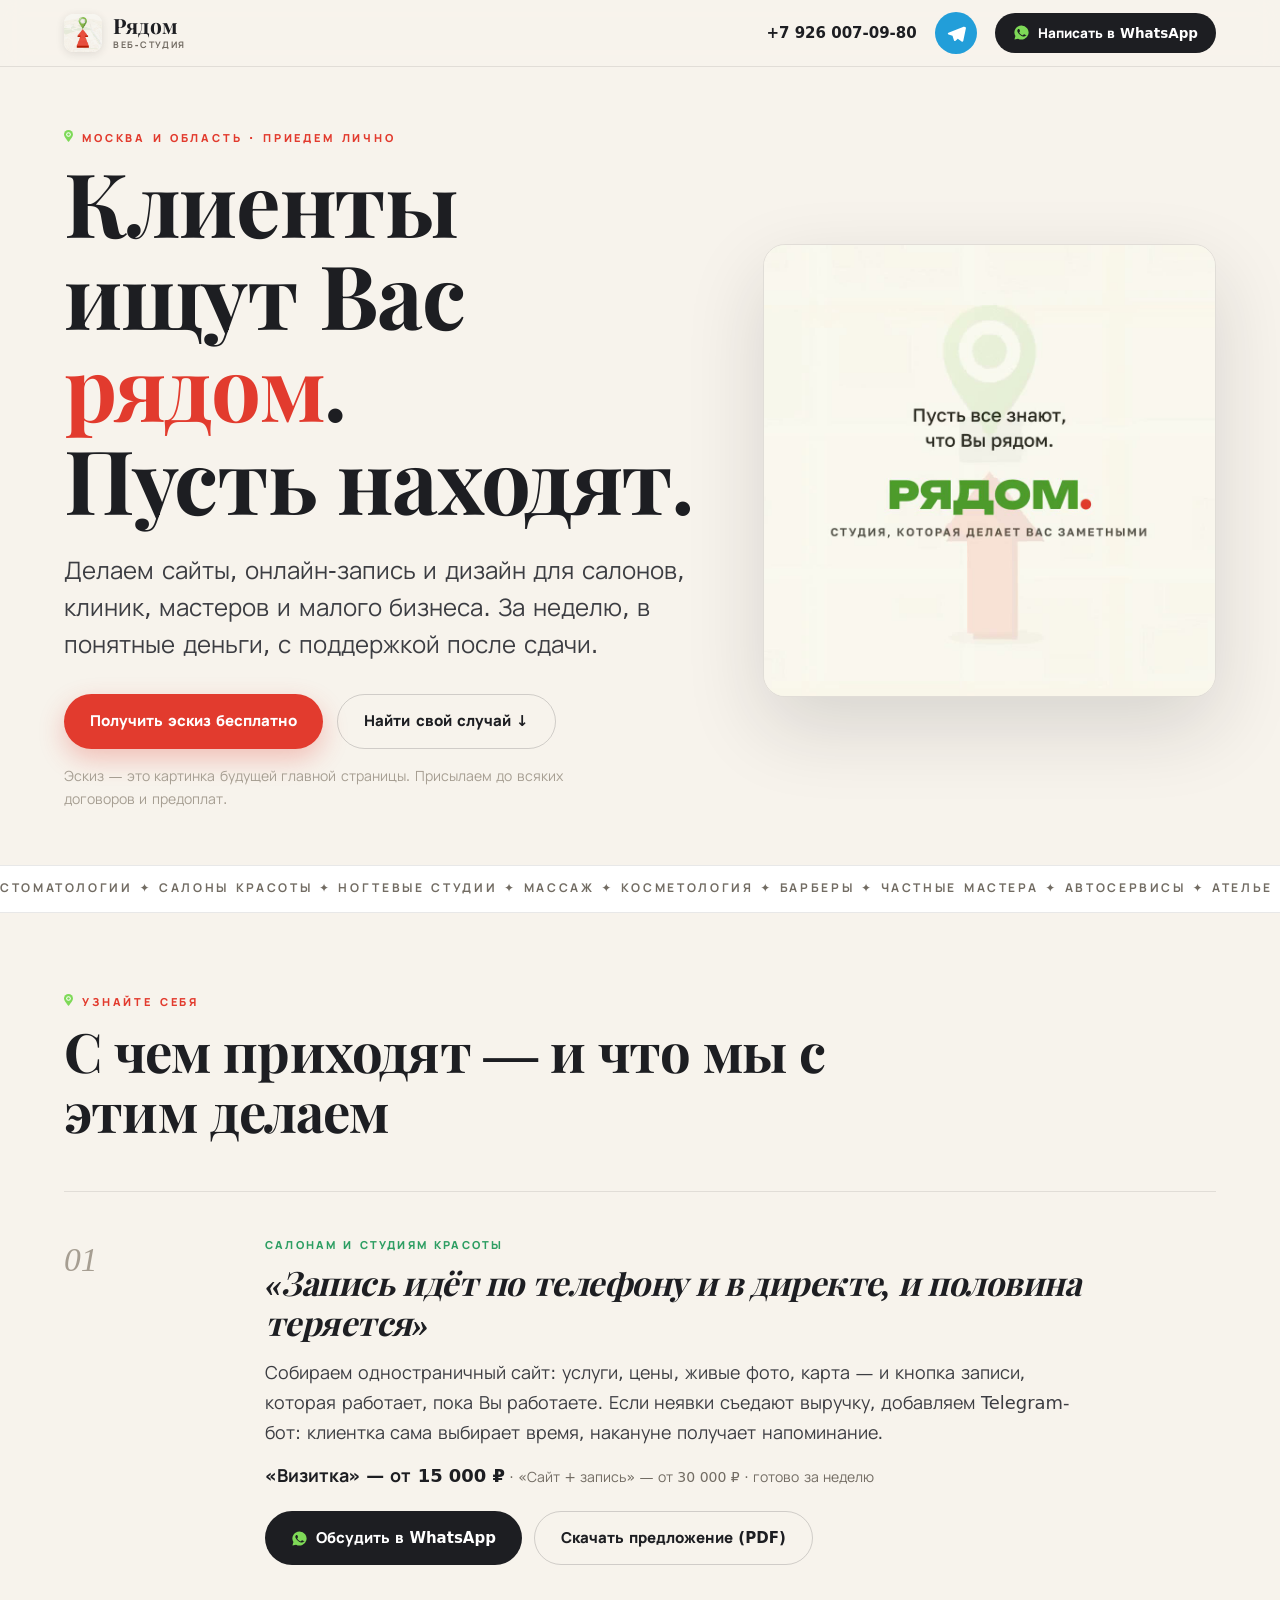
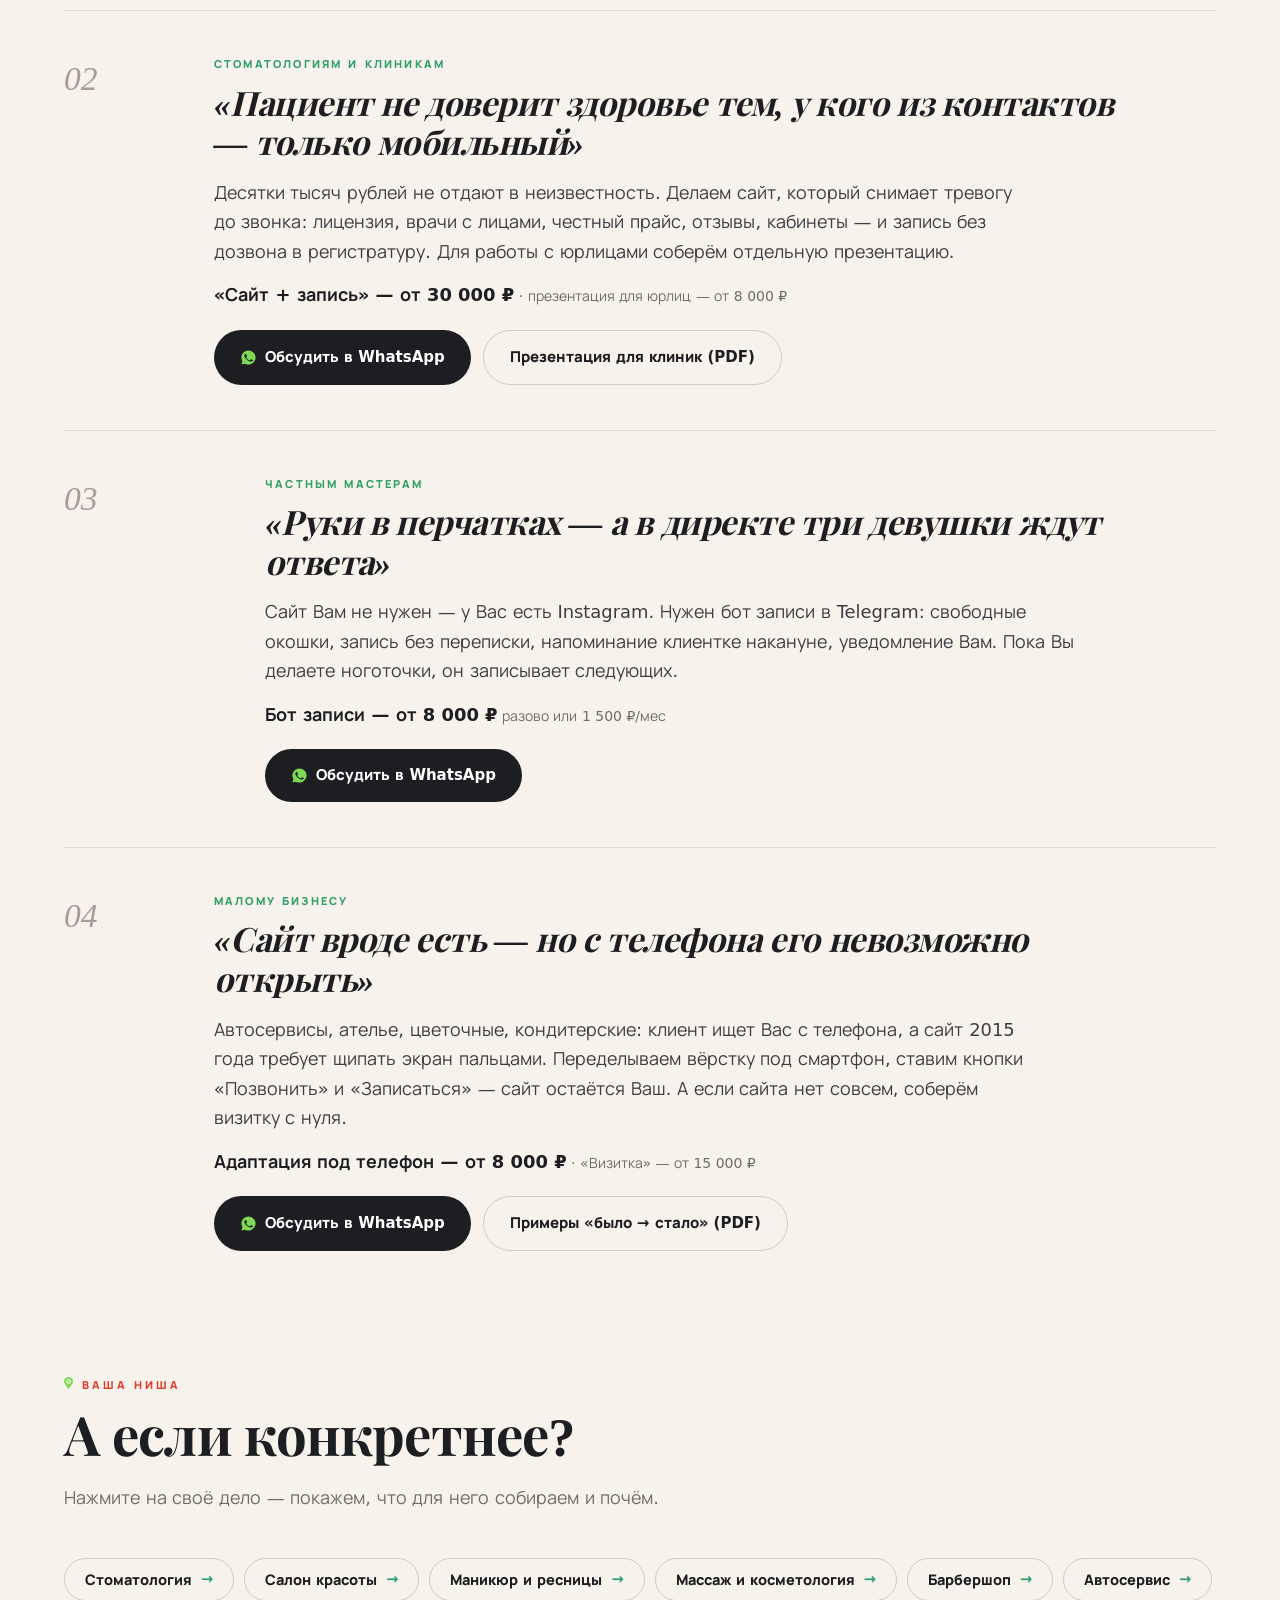
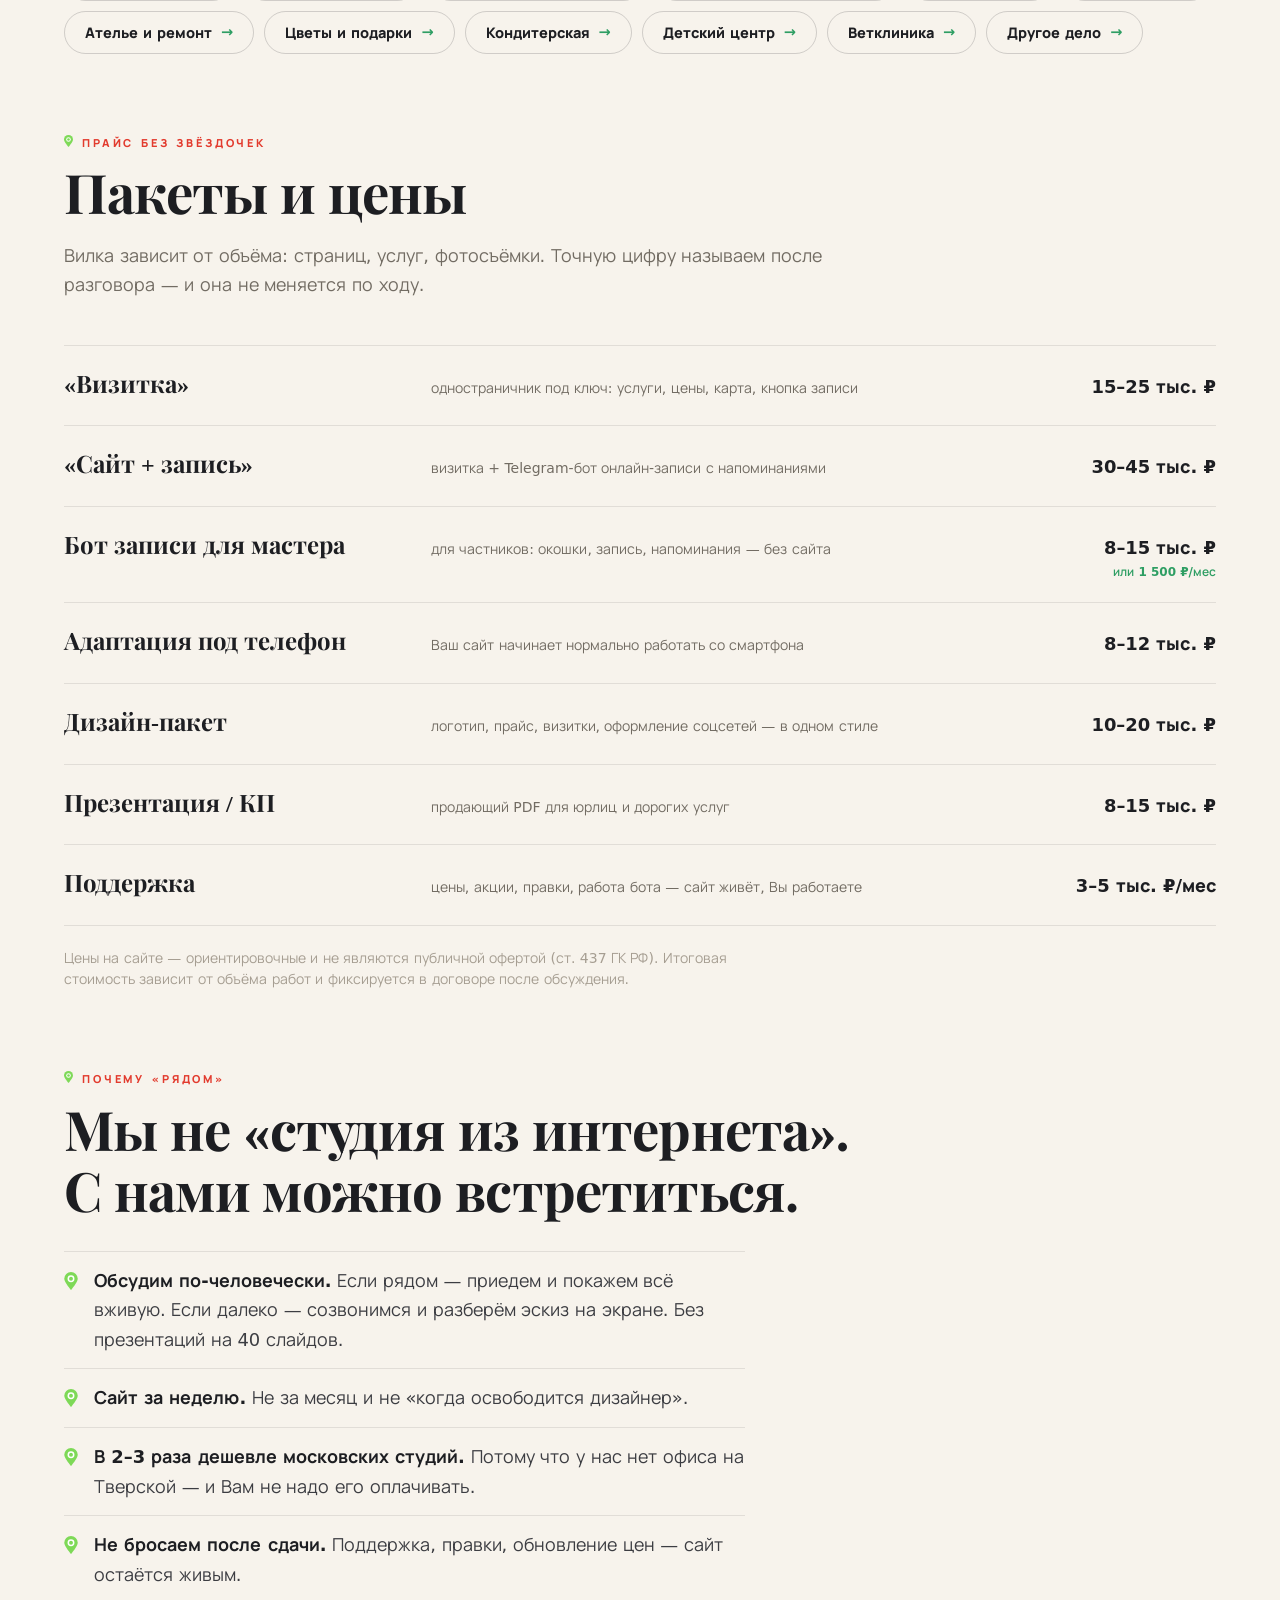
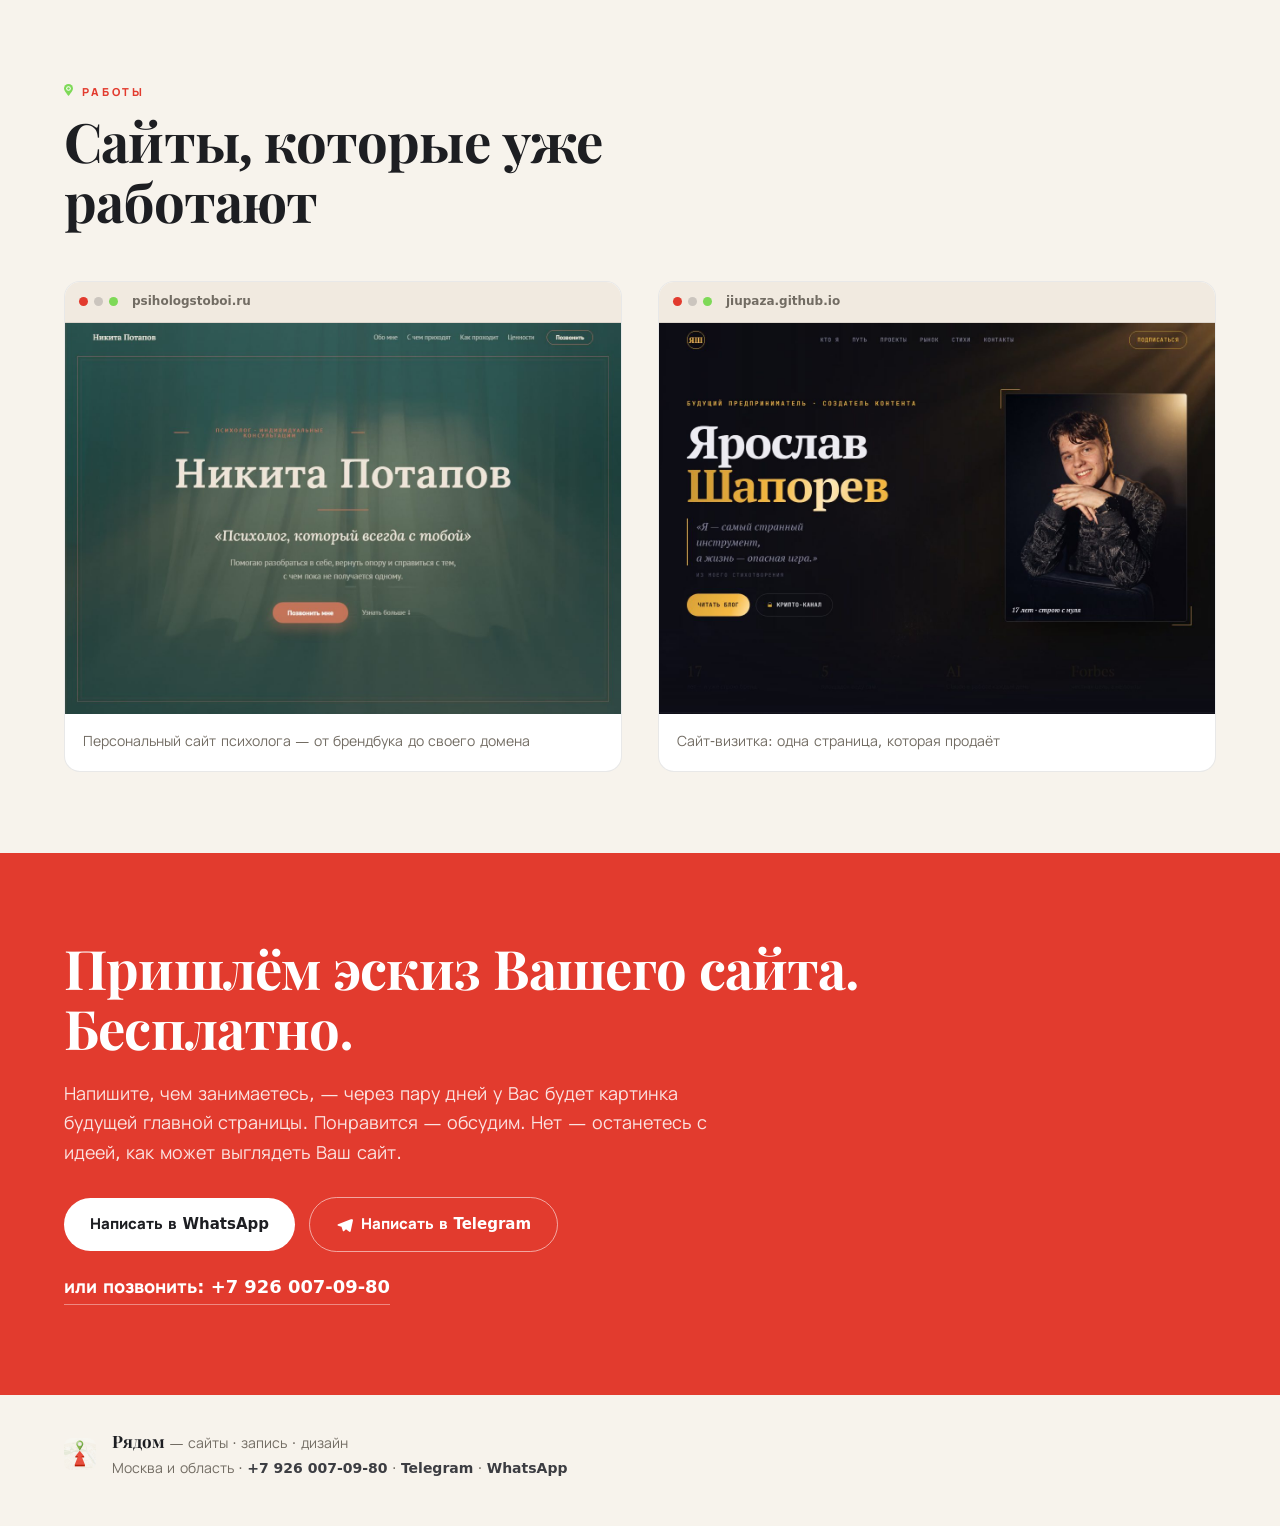
<file: index.html>
<!DOCTYPE html>
<html lang="ru">
<head>
<meta charset="utf-8">
<meta name="viewport" content="width=device-width, initial-scale=1">
<title>Рядом — сайты и онлайн-запись для малого бизнеса</title>
<meta name="description" content="Студия «Рядом»: сайты, онлайн-запись и дизайн для салонов, клиник, мастеров и малого бизнеса. Москва и область. За неделю и в понятные деньги. Пришлём эскиз Вашего сайта бесплатно.">
<meta property="og:title" content="Рядом — сайты и онлайн-запись для малого бизнеса">
<meta property="og:description" content="Офферы под Вашу нишу: салоны, клиники, мастера, малый бизнес. Пришлём эскиз Вашего сайта бесплатно.">
<meta property="og:type" content="website">
<meta property="og:url" content="https://jiupaza.github.io/ryadomstudio/">
<meta property="og:image" content="https://jiupaza.github.io/ryadomstudio/assets/img/avatar.png">
<meta property="og:image:width" content="512">
<meta property="og:image:height" content="512">
<meta name="twitter:card" content="summary_large_image">
<link rel="stylesheet" href="assets/fonts.css">
<link rel="stylesheet" href="assets/style.css">
<link rel="icon" type="image/png" href="assets/img/avatar-180.png">
</head>
<body>

<header class="nav" id="top">
  <a class="brand" href="#top">
    <img src="assets/img/avatar.png" alt="Знак студии «Рядом»">
    <span class="brand-t">Рядом<em>веб-студия</em></span>
  </a>
  <div class="nav-r">
    <a class="nav-tel" href="tel:+79260070980">+7 926 007‑09‑80</a>
    <a class="ic-btn ic-tg" href="https://t.me/G1DROKSIMET1L" target="_blank" rel="noopener" aria-label="Написать в Telegram"></a>
    <a class="btn btn-wa sm" data-wa="Здравствуйте! Пишу с сайта «Рядом». Хочу обсудить сайт для своего дела." href="https://wa.me/79260070980">Написать в WhatsApp</a>
  </div>
</header>

<main>

<!-- ГЕРОЙ -->
<section class="hero">
  <div class="hero-txt">
    <p class="eyebrow">Москва и область · приедем лично</p>
    <h1>Клиенты ищут Вас <span class="accent">рядом</span>.<br>Пусть находят.</h1>
    <p class="lead">Делаем сайты, онлайн-запись и дизайн для салонов, клиник, мастеров и малого бизнеса. За неделю, в понятные деньги, с поддержкой после сдачи.</p>
    <div class="hero-cta">
      <a class="btn btn-red" data-wa="Здравствуйте! Хочу бесплатный эскиз сайта для своего дела." href="https://wa.me/79260070980">Получить эскиз бесплатно</a>
      <a class="btn btn-ghost" href="#offers">Найти свой случай ↓</a>
    </div>
    <p class="hero-note">Эскиз — это картинка будущей главной страницы. Присылаем до всяких договоров и предоплат.</p>
  </div>
  <figure class="hero-media" aria-hidden="true">
    <video src="assets/img/hero-arrow.mp4" poster="assets/img/hero-poster.jpg" autoplay muted loop playsinline></video>
  </figure>
</section>

<!-- ЛЕНТА НИШ -->
<div class="ticker" aria-hidden="true">
  <div class="ticker-in">
    <span>стоматологии ✦ салоны красоты ✦ ногтевые студии ✦ массаж ✦ косметология ✦ барберы ✦ частные мастера ✦ автосервисы ✦ ателье ✦ цветочные ✦ кондитерские ✦ детские центры ✦ ветклиники ✦ фитнес ✦ </span><span>стоматологии ✦ салоны красоты ✦ ногтевые студии ✦ массаж ✦ косметология ✦ барберы ✦ частные мастера ✦ автосервисы ✦ ателье ✦ цветочные ✦ кондитерские ✦ детские центры ✦ ветклиники ✦ фитнес ✦ </span>
  </div>
</div>

<!-- ОФЕРЫ ПО БОЛЯМ -->
<section class="offers" id="offers">
  <div class="sec-head">
    <p class="eyebrow">Узнайте себя</p>
    <h2>С чем приходят — и что мы с этим делаем</h2>
  </div>

  <article class="offer" data-reveal>
    <div class="offer-n">01</div>
    <div class="offer-body">
      <p class="offer-tag">Салонам и студиям красоты</p>
      <h3>«Запись идёт по телефону и в директе, и половина теряется»</h3>
      <p>Собираем одностраничный сайт: услуги, цены, живые фото, карта — и кнопка записи, которая работает, пока Вы работаете. Если неявки съедают выручку, добавляем Telegram-бот: клиентка сама выбирает время, накануне получает напоминание.</p>
      <p class="offer-price"><b>«Визитка» — от 15 000 ₽</b> · «Сайт + запись» — от 30 000 ₽ · готово за неделю</p>
      <div class="offer-cta">
        <a class="btn btn-wa" data-wa="Здравствуйте! У меня салон/студия. Интересует сайт с записью." href="https://wa.me/79260070980">Обсудить в WhatsApp</a>
        <a class="btn btn-ghost" href="assets/pdf/kp-ryadom.pdf" download>Скачать предложение (PDF)</a>
      </div>
    </div>
  </article>

  <article class="offer" data-reveal>
    <div class="offer-n">02</div>
    <div class="offer-body">
      <p class="offer-tag">Стоматологиям и клиникам</p>
      <h3>«Пациент не доверит здоровье тем, у кого из контактов — только мобильный»</h3>
      <p>Десятки тысяч рублей не отдают в неизвестность. Делаем сайт, который снимает тревогу до звонка: лицензия, врачи с лицами, честный прайс, отзывы, кабинеты — и запись без дозвона в регистратуру. Для работы с юрлицами соберём отдельную презентацию.</p>
      <p class="offer-price"><b>«Сайт + запись» — от 30 000 ₽</b> · презентация для юрлиц — от 8 000 ₽</p>
      <div class="offer-cta">
        <a class="btn btn-wa" data-wa="Здравствуйте! Пишу из клиники. Интересует сайт." href="https://wa.me/79260070980">Обсудить в WhatsApp</a>
        <a class="btn btn-ghost" href="assets/pdf/kp-medicina.pdf" download>Презентация для клиник (PDF)</a>
      </div>
    </div>
  </article>

  <article class="offer" data-reveal>
    <div class="offer-n">03</div>
    <div class="offer-body">
      <p class="offer-tag">Частным мастерам</p>
      <h3>«Руки в перчатках — а в директе три девушки ждут ответа»</h3>
      <p>Сайт Вам не нужен — у Вас есть Instagram. Нужен бот записи в Telegram: свободные окошки, запись без переписки, напоминание клиентке накануне, уведомление Вам. Пока Вы делаете ноготочки, он записывает следующих.</p>
      <p class="offer-price"><b>Бот записи — от 8 000 ₽</b> разово или 1 500 ₽/мес</p>
      <div class="offer-cta">
        <a class="btn btn-wa" data-wa="Здравствуйте! Я частный мастер. Интересует бот записи." href="https://wa.me/79260070980">Обсудить в WhatsApp</a>
      </div>
    </div>
  </article>

  <article class="offer" data-reveal>
    <div class="offer-n">04</div>
    <div class="offer-body">
      <p class="offer-tag">Малому бизнесу</p>
      <h3>«Сайт вроде есть — но с телефона его невозможно открыть»</h3>
      <p>Автосервисы, ателье, цветочные, кондитерские: клиент ищет Вас с телефона, а сайт 2015 года требует щипать экран пальцами. Переделываем вёрстку под смартфон, ставим кнопки «Позвонить» и «Записаться» — сайт остаётся Ваш. А если сайта нет совсем, соберём визитку с нуля.</p>
      <p class="offer-price"><b>Адаптация под телефон — от 8 000 ₽</b> · «Визитка» — от 15 000 ₽</p>
      <div class="offer-cta">
        <a class="btn btn-wa" data-wa="Здравствуйте! У меня своё дело. Хочу привести сайт в порядок." href="https://wa.me/79260070980">Обсудить в WhatsApp</a>
        <a class="btn btn-ghost" href="assets/pdf/bylo-stalo.pdf" download>Примеры «было → стало» (PDF)</a>
      </div>
    </div>
  </article>
</section>

<!-- НИШИ: овальчики со стрелочкой -->
<section class="niches" id="niches">
  <div class="sec-head">
    <p class="eyebrow">Ваша ниша</p>
    <h2>А если конкретнее?</h2>
    <p class="sec-sub">Нажмите на своё дело — покажем, что для него собираем и почём.</p>
  </div>
  <div class="chip-row" role="tablist" aria-label="Ниши" id="chip-row"></div>
  <div class="niche-panel" id="niche-panel" hidden></div>
</section>

<!-- ПАКЕТЫ И ЦЕНЫ -->
<section class="prices" id="prices">
  <div class="sec-head">
    <p class="eyebrow">Прайс без звёздочек</p>
    <h2>Пакеты и цены</h2>
    <p class="sec-sub">Вилка зависит от объёма: страниц, услуг, фотосъёмки. Точную цифру называем после разговора — и она не меняется по ходу.</p>
  </div>
  <ul class="price-list">
    <li data-reveal><span class="pl-name">«Визитка»</span><span class="pl-who">одностраничник под ключ: услуги, цены, карта, кнопка записи</span><span class="pl-cost">15–25 тыс. ₽</span></li>
    <li data-reveal><span class="pl-name">«Сайт + запись»</span><span class="pl-who">визитка + Telegram-бот онлайн-записи с напоминаниями</span><span class="pl-cost">30–45 тыс. ₽</span></li>
    <li data-reveal><span class="pl-name">Бот записи для мастера</span><span class="pl-who">для частников: окошки, запись, напоминания — без сайта</span><span class="pl-cost">8–15 тыс. ₽ <em>или 1 500 ₽/мес</em></span></li>
    <li data-reveal><span class="pl-name">Адаптация под телефон</span><span class="pl-who">Ваш сайт начинает нормально работать со смартфона</span><span class="pl-cost">8–12 тыс. ₽</span></li>
    <li data-reveal><span class="pl-name">Дизайн-пакет</span><span class="pl-who">логотип, прайс, визитки, оформление соцсетей — в одном стиле</span><span class="pl-cost">10–20 тыс. ₽</span></li>
    <li data-reveal><span class="pl-name">Презентация / КП</span><span class="pl-who">продающий PDF для юрлиц и дорогих услуг</span><span class="pl-cost">8–15 тыс. ₽</span></li>
    <li data-reveal><span class="pl-name">Поддержка</span><span class="pl-who">цены, акции, правки, работа бота — сайт живёт, Вы работаете</span><span class="pl-cost">3–5 тыс. ₽/мес</span></li>
  </ul>
  <p class="price-note">Цены на сайте — ориентировочные и не являются публичной офертой (ст. 437 ГК РФ). Итоговая стоимость зависит от объёма работ и фиксируется в договоре после обсуждения.</p>
</section>

<!-- ПОЧЕМУ МЫ -->
<section class="why" id="why">
  <div class="why-txt">
    <p class="eyebrow">Почему «Рядом»</p>
    <h2>Мы не «студия из интернета». С нами можно встретиться.</h2>
    <ul class="why-list">
      <li><b>Обсудим по-человечески.</b> Если рядом — приедем и покажем всё вживую. Если далеко — созвонимся и разберём эскиз на экране. Без презентаций на 40 слайдов.</li>
      <li><b>Сайт за неделю.</b> Не за месяц и не «когда освободится дизайнер».</li>
      <li><b>В 2–3 раза дешевле московских студий.</b> Потому что у нас нет офиса на Тверской — и Вам не надо его оплачивать.</li>
      <li><b>Не бросаем после сдачи.</b> Поддержка, правки, обновление цен — сайт остаётся живым.</li>
    </ul>
  </div>
</section>

<!-- РАБОТЫ -->
<section class="works" id="works">
  <div class="sec-head">
    <p class="eyebrow">Работы</p>
    <h2>Сайты, которые уже работают</h2>
  </div>
  <div class="works-row">
    <a class="work" href="https://psihologstoboi.ru" target="_blank" rel="noopener" data-reveal>
      <span class="work-bar"><i></i><i></i><i></i><em>psihologstoboi.ru</em></span>
      <img src="assets/img/pf-psiholog.jpg" alt="Сайт психолога — psihologstoboi.ru" loading="lazy">
      <span class="work-cap">Персональный сайт психолога — от брендбука до своего домена</span>
    </a>
    <a class="work" href="https://jiupaza.github.io" target="_blank" rel="noopener" data-reveal>
      <span class="work-bar"><i></i><i></i><i></i><em>jiupaza.github.io</em></span>
      <img src="assets/img/pf-jiupaza.jpg" alt="Сайт-визитка — jiupaza.github.io" loading="lazy">
      <span class="work-cap">Сайт-визитка: одна страница, которая продаёт</span>
    </a>
  </div>
</section>

<!-- ФИНАЛЬНЫЙ CTA -->
<section class="final" id="contact">
  <h2>Пришлём эскиз Вашего сайта. Бесплатно.</h2>
  <p>Напишите, чем занимаетесь, — через пару дней у Вас будет картинка будущей главной страницы. Понравится — обсудим. Нет — останетесь с идеей, как может выглядеть Ваш сайт.</p>
  <div class="final-cta">
    <a class="btn btn-white" data-wa="Здравствуйте! Хочу бесплатный эскиз сайта. Моё дело: " href="https://wa.me/79260070980">Написать в WhatsApp</a>
    <a class="btn btn-tg" href="https://t.me/G1DROKSIMET1L" target="_blank" rel="noopener">Написать в Telegram</a>
  </div>
  <a class="final-tel" href="tel:+79260070980">или позвонить: +7 926 007‑09‑80</a>
</section>

</main>

<footer class="foot">
  <img src="assets/img/avatar.png" alt="">
  <div>
    <b>Рядом</b> — сайты · запись · дизайн<br>
    Москва и область · <a href="tel:+79260070980">+7 926 007‑09‑80</a> · <a href="https://t.me/G1DROKSIMET1L" target="_blank" rel="noopener">Telegram</a> · <a data-wa="Здравствуйте! Пишу с сайта «Рядом»." href="https://wa.me/79260070980">WhatsApp</a>
  </div>
</footer>

<script src="assets/app.js"></script>
</body>
</html>
</file>
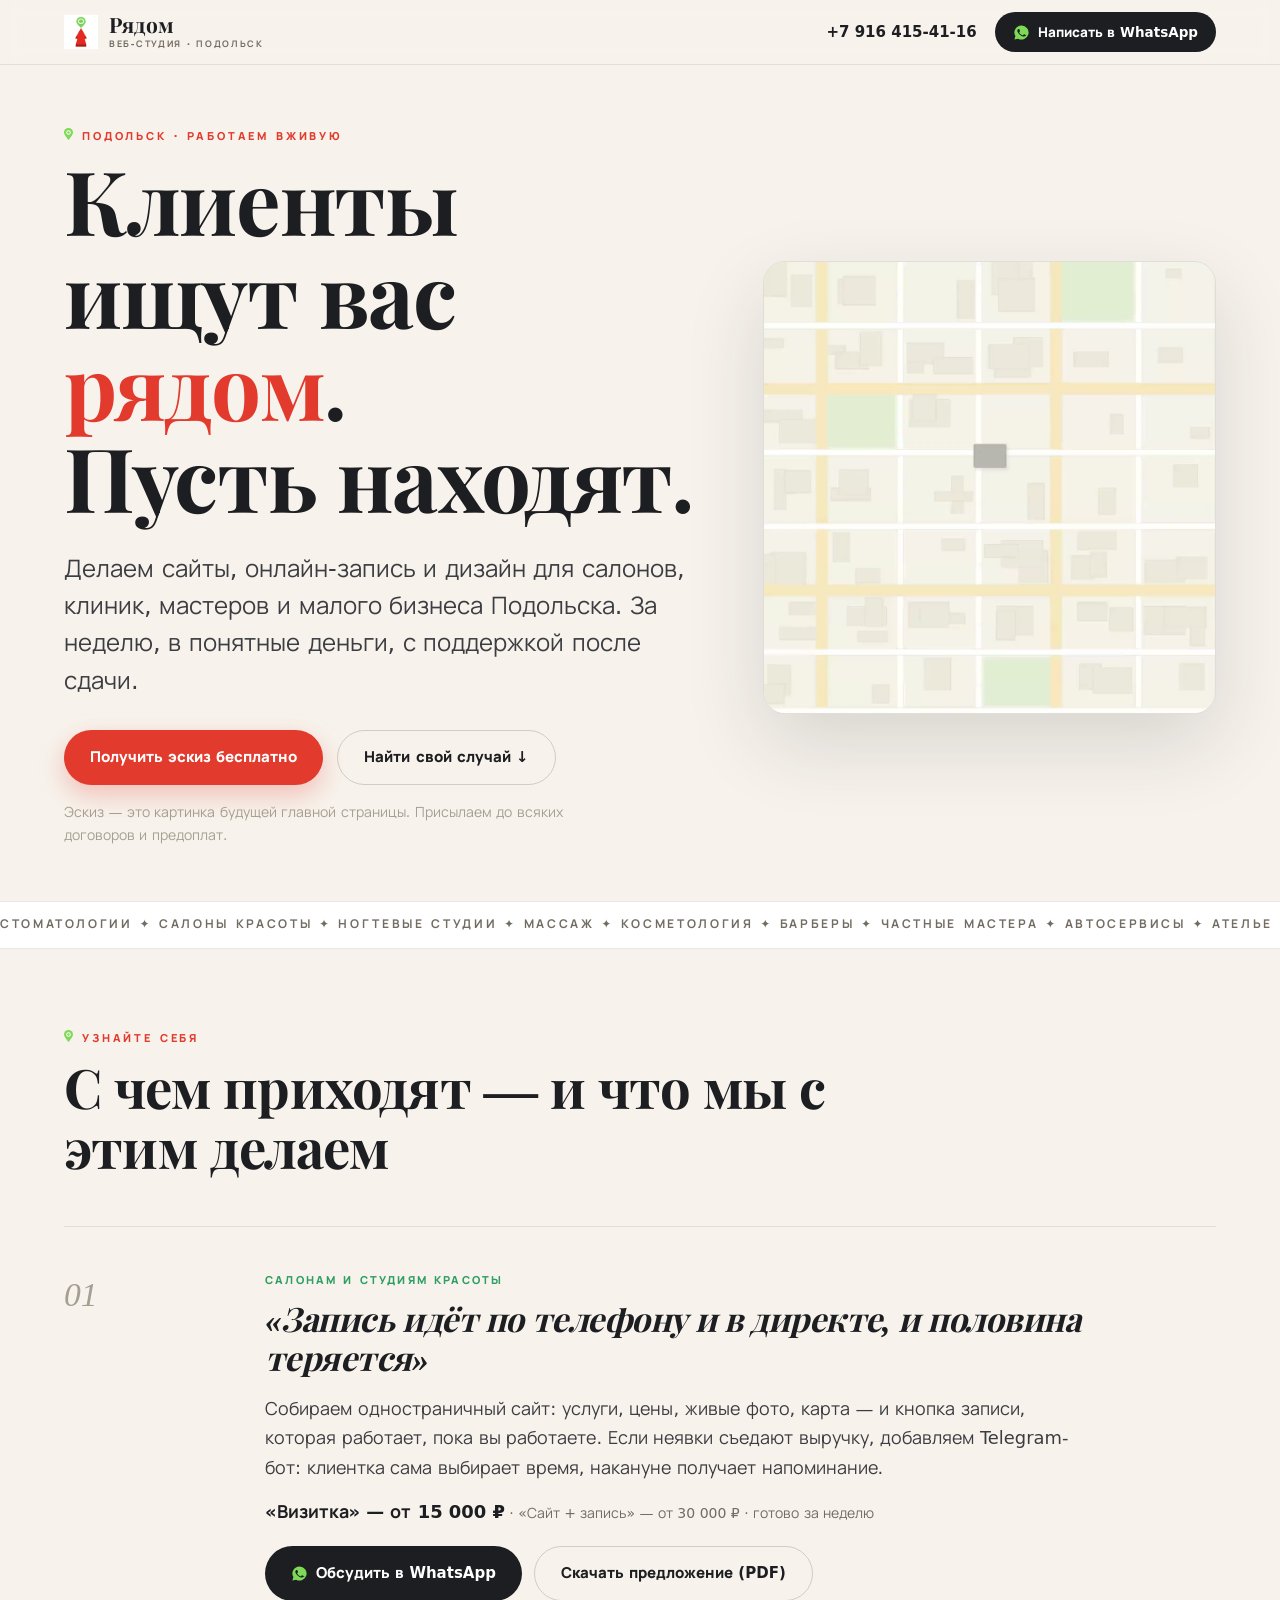
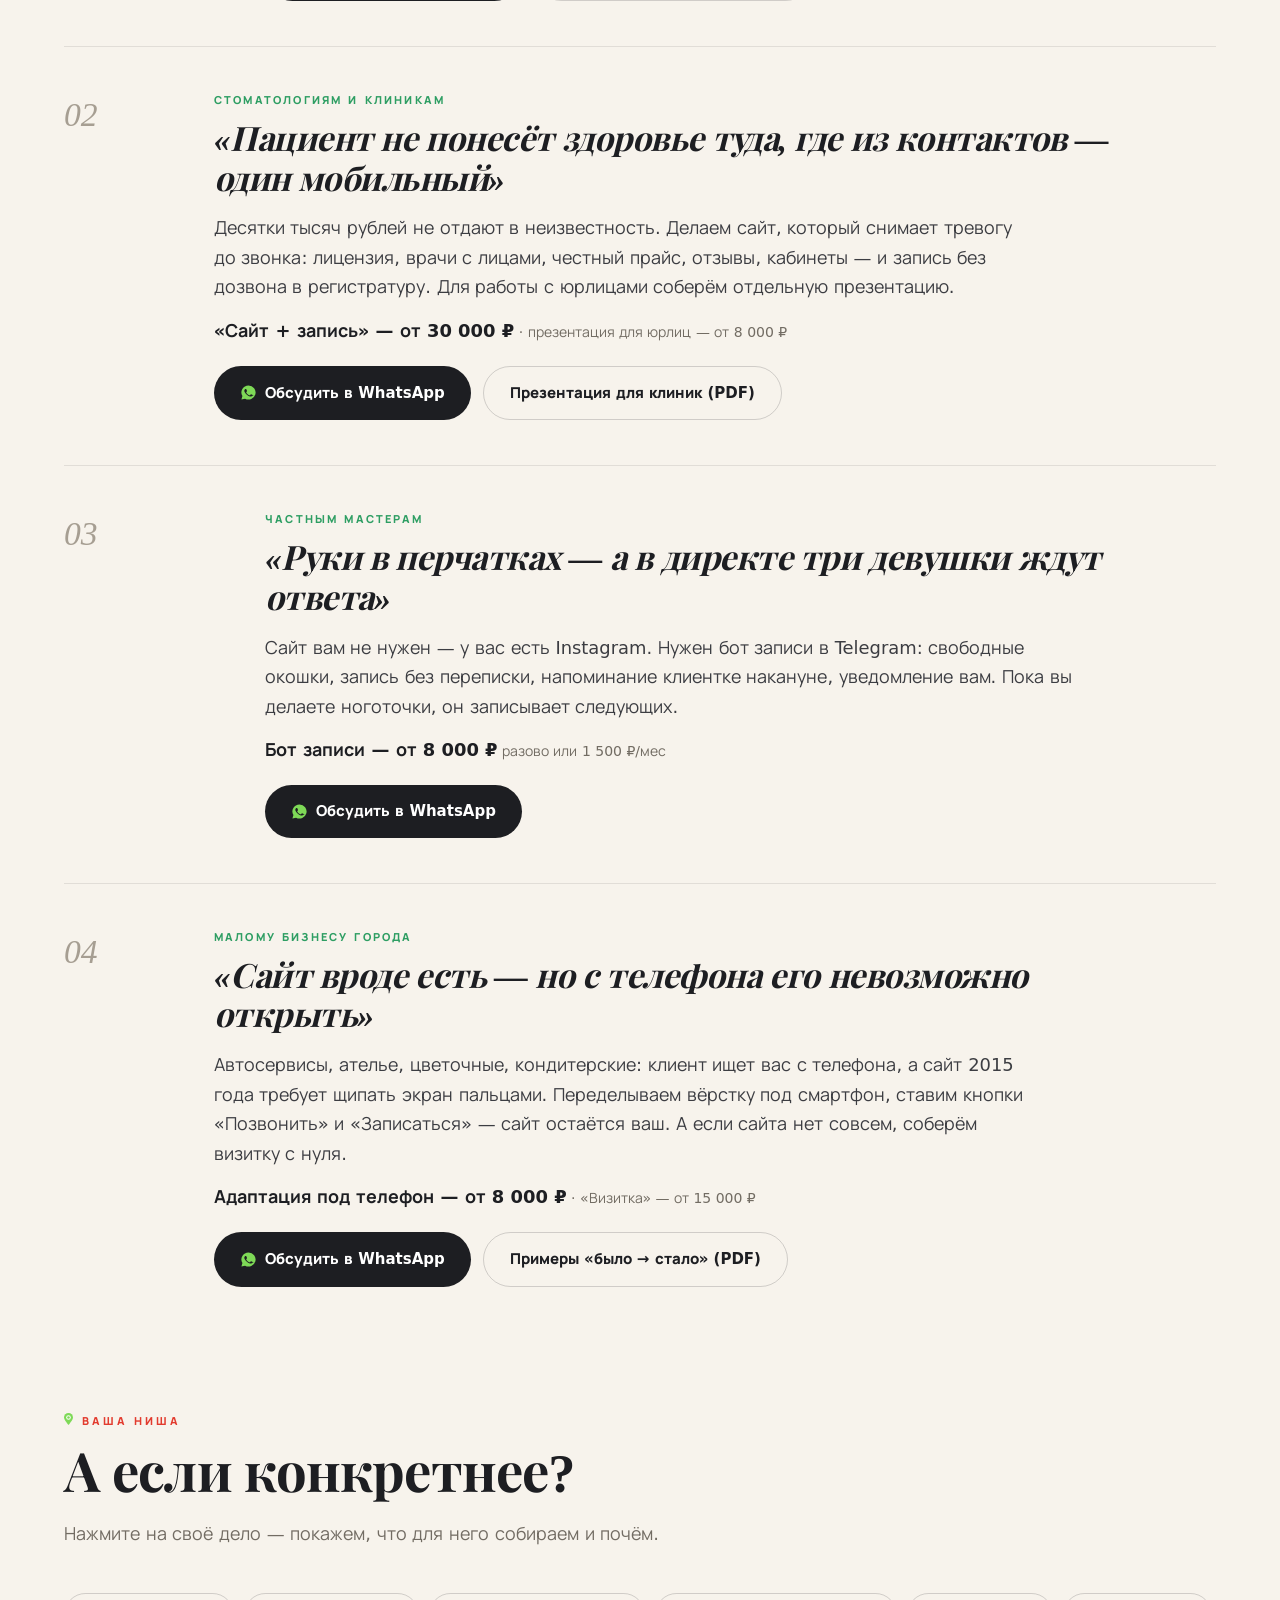
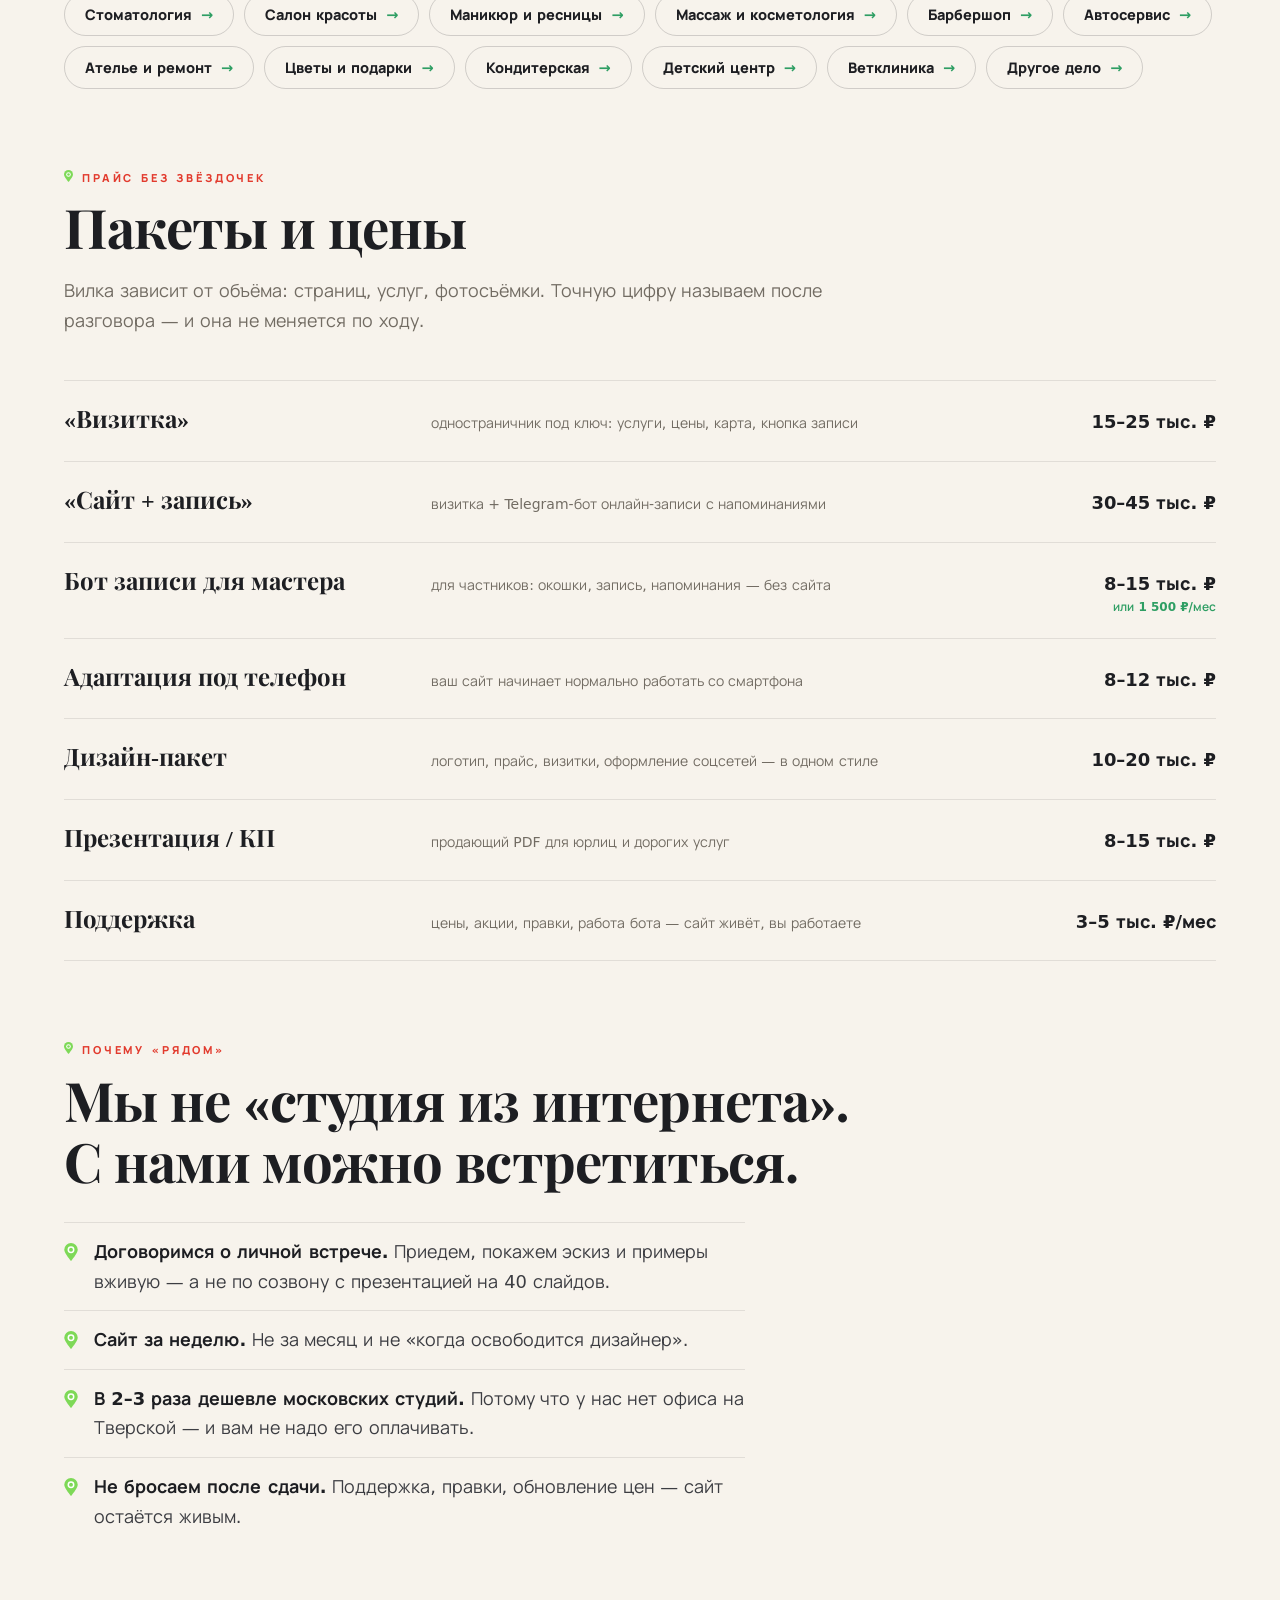
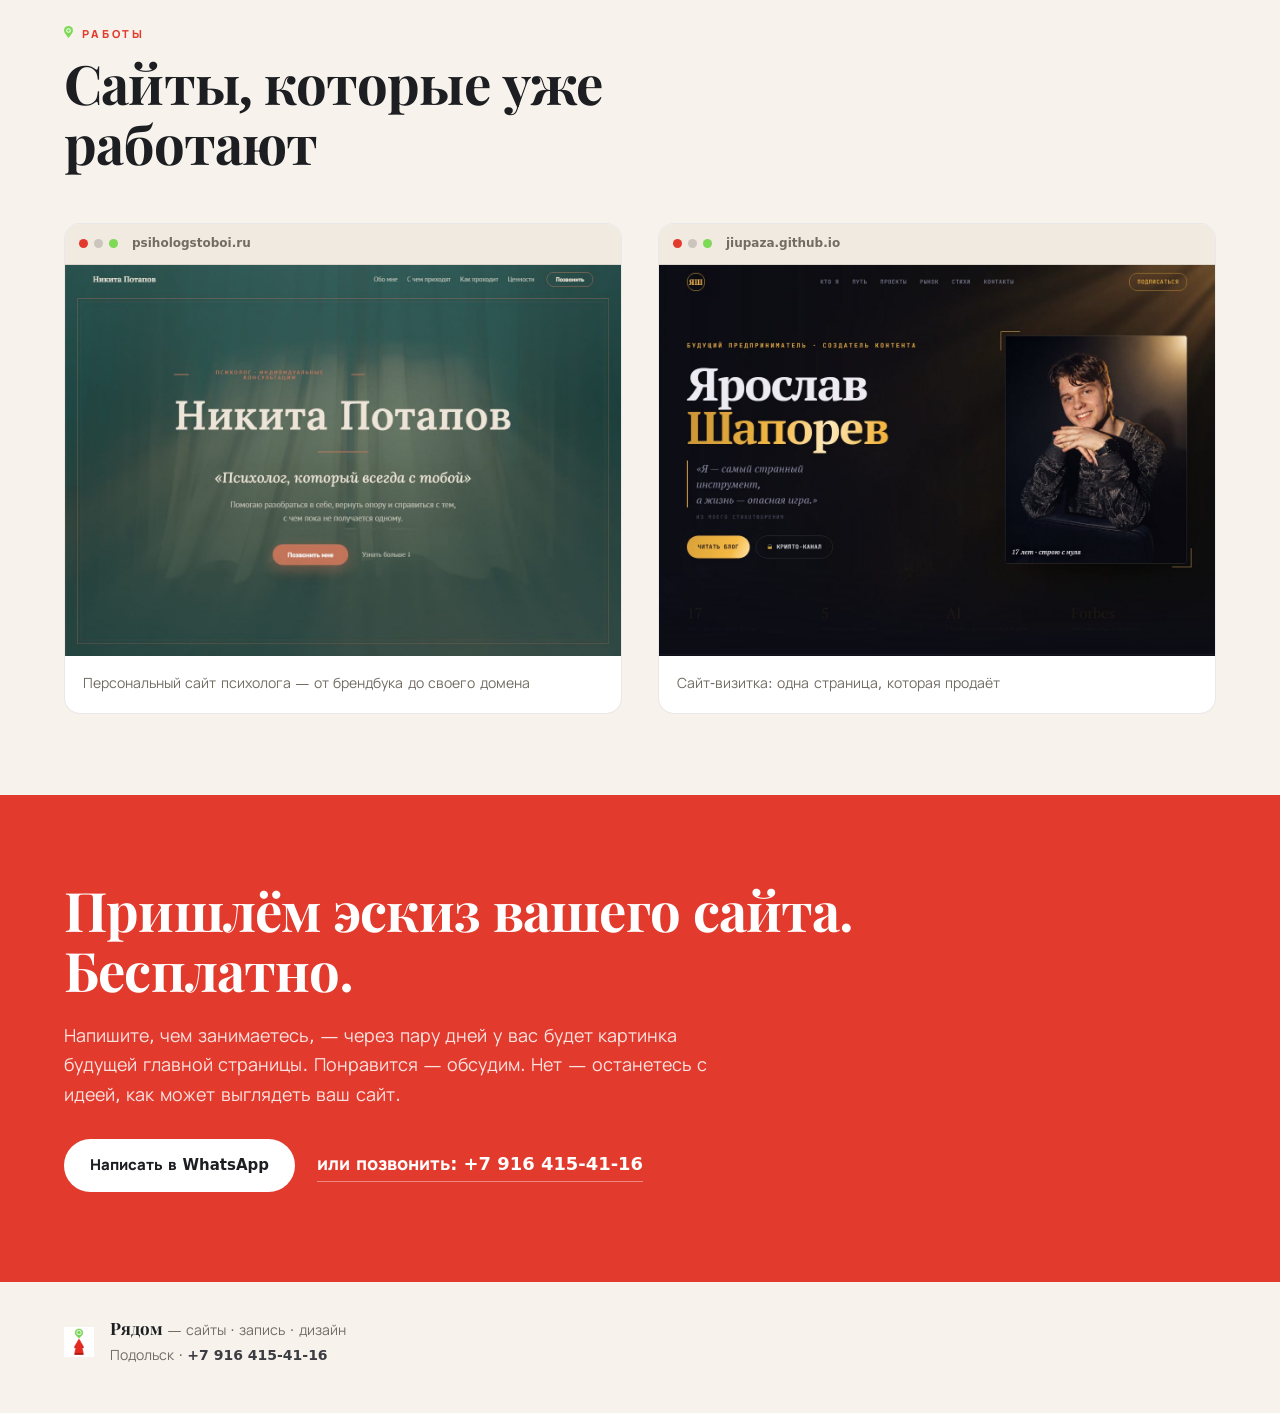
<file: deploy/ryadom/index.html>
<!DOCTYPE html>
<html lang="ru">
<head>
<meta charset="utf-8">
<meta name="viewport" content="width=device-width, initial-scale=1">
<title>Рядом — сайты и запись для бизнеса в Подольске</title>
<meta name="description" content="Студия «Рядом»: сайты, онлайн-запись и дизайн для салонов, клиник, мастеров и малого бизнеса Подольска. За неделю и в понятные деньги. Пришлём эскиз вашего сайта бесплатно.">
<meta property="og:title" content="Рядом — сайты и запись для бизнеса в Подольске">
<meta property="og:description" content="Оферы под вашу нишу: салоны, клиники, мастера, малый бизнес. Пришлём эскиз вашего сайта бесплатно.">
<meta property="og:type" content="website">
<meta property="og:url" content="https://jiupaza.github.io/ryadom/">
<meta property="og:image" content="https://jiupaza.github.io/ryadom/assets/img/hero-poster.jpg">
<meta property="og:image:width" content="960">
<meta property="og:image:height" content="960">
<meta name="twitter:card" content="summary_large_image">
<link rel="stylesheet" href="assets/fonts.css">
<link rel="stylesheet" href="assets/style.css">
<link rel="icon" type="image/png" href="assets/img/logo-mark.png">
</head>
<body>

<header class="nav" id="top">
  <a class="brand" href="#top">
    <img src="assets/img/logo-mark.png" alt="Знак студии «Рядом»">
    <span class="brand-t">Рядом<em>веб-студия · Подольск</em></span>
  </a>
  <div class="nav-r">
    <a class="nav-tel" href="tel:+79164154116">+7 916 415‑41‑16</a>
    <a class="btn btn-wa sm" data-wa="Здравствуйте! Пишу с сайта «Рядом». Хочу обсудить сайт для своего дела." href="https://wa.me/79164154116">Написать в WhatsApp</a>
  </div>
</header>

<main>

<!-- ГЕРОЙ -->
<section class="hero">
  <div class="hero-txt">
    <p class="eyebrow">Подольск · работаем вживую</p>
    <h1>Клиенты ищут вас <span class="accent">рядом</span>.<br>Пусть находят.</h1>
    <p class="lead">Делаем сайты, онлайн-запись и дизайн для салонов, клиник, мастеров и малого бизнеса Подольска. За неделю, в понятные деньги, с поддержкой после сдачи.</p>
    <div class="hero-cta">
      <a class="btn btn-red" data-wa="Здравствуйте! Хочу бесплатный эскиз сайта для своего дела." href="https://wa.me/79164154116">Получить эскиз бесплатно</a>
      <a class="btn btn-ghost" href="#offers">Найти свой случай ↓</a>
    </div>
    <p class="hero-note">Эскиз — это картинка будущей главной страницы. Присылаем до всяких договоров и предоплат.</p>
  </div>
  <figure class="hero-media" aria-hidden="true">
    <video src="assets/img/hero-arrow.mp4" poster="assets/img/hero-poster.jpg" autoplay muted loop playsinline></video>
  </figure>
</section>

<!-- ЛЕНТА НИШ -->
<div class="ticker" aria-hidden="true">
  <div class="ticker-in">
    <span>стоматологии ✦ салоны красоты ✦ ногтевые студии ✦ массаж ✦ косметология ✦ барберы ✦ частные мастера ✦ автосервисы ✦ ателье ✦ цветочные ✦ кондитерские ✦ детские центры ✦ ветклиники ✦ фитнес ✦ </span><span>стоматологии ✦ салоны красоты ✦ ногтевые студии ✦ массаж ✦ косметология ✦ барберы ✦ частные мастера ✦ автосервисы ✦ ателье ✦ цветочные ✦ кондитерские ✦ детские центры ✦ ветклиники ✦ фитнес ✦ </span>
  </div>
</div>

<!-- ОФЕРЫ ПО БОЛЯМ -->
<section class="offers" id="offers">
  <div class="sec-head">
    <p class="eyebrow">Узнайте себя</p>
    <h2>С чем приходят — и что мы с этим делаем</h2>
  </div>

  <article class="offer" data-reveal>
    <div class="offer-n">01</div>
    <div class="offer-body">
      <p class="offer-tag">Салонам и студиям красоты</p>
      <h3>«Запись идёт по телефону и в директе, и половина теряется»</h3>
      <p>Собираем одностраничный сайт: услуги, цены, живые фото, карта — и кнопка записи, которая работает, пока вы работаете. Если неявки съедают выручку, добавляем Telegram-бот: клиентка сама выбирает время, накануне получает напоминание.</p>
      <p class="offer-price"><b>«Визитка» — от 15 000 ₽</b> · «Сайт + запись» — от 30 000 ₽ · готово за неделю</p>
      <div class="offer-cta">
        <a class="btn btn-wa" data-wa="Здравствуйте! У меня салон/студия в Подольске. Интересует сайт с записью." href="https://wa.me/79164154116">Обсудить в WhatsApp</a>
        <a class="btn btn-ghost" href="assets/pdf/kp-ryadom.pdf" download>Скачать предложение (PDF)</a>
      </div>
    </div>
  </article>

  <article class="offer" data-reveal>
    <div class="offer-n">02</div>
    <div class="offer-body">
      <p class="offer-tag">Стоматологиям и клиникам</p>
      <h3>«Пациент не понесёт здоровье туда, где из контактов — один мобильный»</h3>
      <p>Десятки тысяч рублей не отдают в неизвестность. Делаем сайт, который снимает тревогу до звонка: лицензия, врачи с лицами, честный прайс, отзывы, кабинеты — и запись без дозвона в регистратуру. Для работы с юрлицами соберём отдельную презентацию.</p>
      <p class="offer-price"><b>«Сайт + запись» — от 30 000 ₽</b> · презентация для юрлиц — от 8 000 ₽</p>
      <div class="offer-cta">
        <a class="btn btn-wa" data-wa="Здравствуйте! Пишу из клиники в Подольске. Интересует сайт." href="https://wa.me/79164154116">Обсудить в WhatsApp</a>
        <a class="btn btn-ghost" href="assets/pdf/kp-medicina.pdf" download>Презентация для клиник (PDF)</a>
      </div>
    </div>
  </article>

  <article class="offer" data-reveal>
    <div class="offer-n">03</div>
    <div class="offer-body">
      <p class="offer-tag">Частным мастерам</p>
      <h3>«Руки в перчатках — а в директе три девушки ждут ответа»</h3>
      <p>Сайт вам не нужен — у вас есть Instagram. Нужен бот записи в Telegram: свободные окошки, запись без переписки, напоминание клиентке накануне, уведомление вам. Пока вы делаете ноготочки, он записывает следующих.</p>
      <p class="offer-price"><b>Бот записи — от 8 000 ₽</b> разово или 1 500 ₽/мес</p>
      <div class="offer-cta">
        <a class="btn btn-wa" data-wa="Здравствуйте! Я мастер из Подольска. Интересует бот записи." href="https://wa.me/79164154116">Обсудить в WhatsApp</a>
      </div>
    </div>
  </article>

  <article class="offer" data-reveal>
    <div class="offer-n">04</div>
    <div class="offer-body">
      <p class="offer-tag">Малому бизнесу города</p>
      <h3>«Сайт вроде есть — но с телефона его невозможно открыть»</h3>
      <p>Автосервисы, ателье, цветочные, кондитерские: клиент ищет вас с телефона, а сайт 2015 года требует щипать экран пальцами. Переделываем вёрстку под смартфон, ставим кнопки «Позвонить» и «Записаться» — сайт остаётся ваш. А если сайта нет совсем, соберём визитку с нуля.</p>
      <p class="offer-price"><b>Адаптация под телефон — от 8 000 ₽</b> · «Визитка» — от 15 000 ₽</p>
      <div class="offer-cta">
        <a class="btn btn-wa" data-wa="Здравствуйте! У меня своё дело в Подольске. Хочу привести сайт в порядок." href="https://wa.me/79164154116">Обсудить в WhatsApp</a>
        <a class="btn btn-ghost" href="assets/pdf/bylo-stalo.pdf" download>Примеры «было → стало» (PDF)</a>
      </div>
    </div>
  </article>
</section>

<!-- НИШИ: овальчики со стрелочкой -->
<section class="niches" id="niches">
  <div class="sec-head">
    <p class="eyebrow">Ваша ниша</p>
    <h2>А если конкретнее?</h2>
    <p class="sec-sub">Нажмите на своё дело — покажем, что для него собираем и почём.</p>
  </div>
  <div class="chip-row" role="tablist" aria-label="Ниши" id="chip-row"></div>
  <div class="niche-panel" id="niche-panel" hidden></div>
</section>

<!-- ПАКЕТЫ И ЦЕНЫ -->
<section class="prices" id="prices">
  <div class="sec-head">
    <p class="eyebrow">Прайс без звёздочек</p>
    <h2>Пакеты и цены</h2>
    <p class="sec-sub">Вилка зависит от объёма: страниц, услуг, фотосъёмки. Точную цифру называем после разговора — и она не меняется по ходу.</p>
  </div>
  <ul class="price-list">
    <li data-reveal><span class="pl-name">«Визитка»</span><span class="pl-who">одностраничник под ключ: услуги, цены, карта, кнопка записи</span><span class="pl-cost">15–25 тыс. ₽</span></li>
    <li data-reveal><span class="pl-name">«Сайт + запись»</span><span class="pl-who">визитка + Telegram-бот онлайн-записи с напоминаниями</span><span class="pl-cost">30–45 тыс. ₽</span></li>
    <li data-reveal><span class="pl-name">Бот записи для мастера</span><span class="pl-who">для частников: окошки, запись, напоминания — без сайта</span><span class="pl-cost">8–15 тыс. ₽ <em>или 1 500 ₽/мес</em></span></li>
    <li data-reveal><span class="pl-name">Адаптация под телефон</span><span class="pl-who">ваш сайт начинает нормально работать со смартфона</span><span class="pl-cost">8–12 тыс. ₽</span></li>
    <li data-reveal><span class="pl-name">Дизайн-пакет</span><span class="pl-who">логотип, прайс, визитки, оформление соцсетей — в одном стиле</span><span class="pl-cost">10–20 тыс. ₽</span></li>
    <li data-reveal><span class="pl-name">Презентация / КП</span><span class="pl-who">продающий PDF для юрлиц и дорогих услуг</span><span class="pl-cost">8–15 тыс. ₽</span></li>
    <li data-reveal><span class="pl-name">Поддержка</span><span class="pl-who">цены, акции, правки, работа бота — сайт живёт, вы работаете</span><span class="pl-cost">3–5 тыс. ₽/мес</span></li>
  </ul>
</section>

<!-- ПОЧЕМУ МЫ -->
<section class="why" id="why">
  <div class="why-txt">
    <p class="eyebrow">Почему «Рядом»</p>
    <h2>Мы не «студия из интернета». С нами можно встретиться.</h2>
    <ul class="why-list">
      <li><b>Договоримся о личной встрече.</b> Приедем, покажем эскиз и примеры вживую — а не по созвону с презентацией на 40 слайдов.</li>
      <li><b>Сайт за неделю.</b> Не за месяц и не «когда освободится дизайнер».</li>
      <li><b>В 2–3 раза дешевле московских студий.</b> Потому что у нас нет офиса на Тверской — и вам не надо его оплачивать.</li>
      <li><b>Не бросаем после сдачи.</b> Поддержка, правки, обновление цен — сайт остаётся живым.</li>
    </ul>
  </div>
</section>

<!-- РАБОТЫ -->
<section class="works" id="works">
  <div class="sec-head">
    <p class="eyebrow">Работы</p>
    <h2>Сайты, которые уже работают</h2>
  </div>
  <div class="works-row">
    <a class="work" href="https://psihologstoboi.ru" target="_blank" rel="noopener" data-reveal>
      <span class="work-bar"><i></i><i></i><i></i><em>psihologstoboi.ru</em></span>
      <img src="assets/img/pf-psiholog.jpg" alt="Сайт психолога — psihologstoboi.ru" loading="lazy">
      <span class="work-cap">Персональный сайт психолога — от брендбука до своего домена</span>
    </a>
    <a class="work" href="https://jiupaza.github.io" target="_blank" rel="noopener" data-reveal>
      <span class="work-bar"><i></i><i></i><i></i><em>jiupaza.github.io</em></span>
      <img src="assets/img/pf-jiupaza.jpg" alt="Сайт-визитка — jiupaza.github.io" loading="lazy">
      <span class="work-cap">Сайт-визитка: одна страница, которая продаёт</span>
    </a>
  </div>
</section>

<!-- ФИНАЛЬНЫЙ CTA -->
<section class="final" id="contact">
  <h2>Пришлём эскиз вашего сайта. Бесплатно.</h2>
  <p>Напишите, чем занимаетесь, — через пару дней у вас будет картинка будущей главной страницы. Понравится — обсудим. Нет — останетесь с идеей, как может выглядеть ваш сайт.</p>
  <div class="final-cta">
    <a class="btn btn-white" data-wa="Здравствуйте! Хочу бесплатный эскиз сайта. Моё дело: " href="https://wa.me/79164154116">Написать в WhatsApp</a>
    <a class="final-tel" href="tel:+79164154116">или позвонить: +7 916 415‑41‑16</a>
  </div>
</section>

</main>

<footer class="foot">
  <img src="assets/img/logo-mark.png" alt="">
  <div>
    <b>Рядом</b> — сайты · запись · дизайн<br>
    Подольск · <a href="tel:+79164154116">+7 916 415‑41‑16</a>
  </div>
</footer>

<script src="assets/app.js"></script>
</body>
</html>
</file>
<file: assets/fonts.css>
@font-face{font-family:"Manrope";font-style:normal;font-weight:200 800;font-display:swap;src:url([data-uri]) format("woff2");unicode-range:U+0301,U+0400-045F,U+0490-0491,U+04B0-04B1,U+2116;}
@font-face{font-family:"Playfair Display";font-style:normal;font-weight:700;font-display:swap;src:url([data-uri]) format("woff2");unicode-range:U+0301,U+0400-045F,U+0490-0491,U+04B0-04B1,U+2116;}
</file>
<file: assets/style.css>
/* «Рядом» — светлый editorial. Палитра: ivory из КП + красный/салатовый из логотипа. */

:root{
  --bg:#F7F3EC; --surface:#FFFFFF; --surface-2:#F1EAE0;
  --ink:#1D1E22; --soft:#3C3D42; --muted:#726C63; --faint:#A69E92;
  --red:#E23B2E; --red-dark:#A81E14;          /* главный акцент — дозированно */
  --green:#7ED957; --green-ink:#2E9E63;        /* второй акцент — «живое» */
  --line:rgba(29,30,34,.10); --line-strong:rgba(29,30,34,.18);

  --serif:'Playfair Display',Georgia,serif;
  --sans:'Manrope','Segoe UI',system-ui,sans-serif;

  --step--1:clamp(.82rem, .8rem + .1vw, .875rem);
  --step-0:clamp(1rem, .96rem + .2vw, 1.125rem);
  --step-1:clamp(1.2rem, 1.1rem + .5vw, 1.5rem);
  --step-2:clamp(1.5rem, 1.3rem + 1vw, 2.25rem);
  --step-3:clamp(2rem, 1.5rem + 2.4vw, 3.4rem);
  --step-4:clamp(2.7rem, 1.7rem + 4.8vw, 5.6rem);

  --maxw:1280px; --gutter:clamp(20px, 5vw, 88px);
  --ease:cubic-bezier(.2,.7,.2,1);
}
@media (min-width:1800px){ html{font-size:112.5%} :root{--maxw:1560px} }
@media (min-width:2400px){ html{font-size:131%}   :root{--maxw:1960px} }

*{margin:0;padding:0;box-sizing:border-box}
html{scroll-behavior:smooth}
body{
  font-family:var(--sans); font-size:var(--step-0); line-height:1.65;
  color:var(--soft); background:var(--bg); overflow-x:clip;
}
::selection{background:var(--green); color:var(--ink)}
:focus-visible{outline:2px solid var(--red); outline-offset:3px; border-radius:4px}
img,video{max-width:100%; display:block}
a{color:inherit; text-decoration:none}
h1,h2,h3{font-family:var(--serif); color:var(--ink); font-weight:700; letter-spacing:-.015em}

.eyebrow{
  font-size:11px; letter-spacing:.26em; text-transform:uppercase;
  font-weight:800; color:var(--red); margin-bottom:14px;
}
.eyebrow::before{
  content:""; display:inline-block; width:9px; height:12px; margin-right:9px;
  background:url('data:image/svg+xml,<svg xmlns="http://www.w3.org/2000/svg" viewBox="0 0 18 24"><path d="M9 24C9 24 18 13.6 18 9A9 9 0 1 0 0 9c0 4.6 9 15 9 15Z" fill="%237ED957"/><circle cx="9" cy="9" r="4.6" fill="%23fff"/><circle cx="9" cy="9" r="2.6" fill="%237ED957"/></svg>') no-repeat center/contain;
}

/* ── шапка ── */
.nav{
  position:sticky; top:0; z-index:50;
  display:flex; align-items:center; justify-content:space-between; gap:16px;
  padding:12px max(var(--gutter), calc((100vw - var(--maxw))/2 + var(--gutter)));
  background:color-mix(in srgb, var(--bg) 88%, transparent);
  backdrop-filter:blur(10px); border-bottom:1px solid var(--line);
}
.brand{display:flex; align-items:center; gap:11px}
.brand img{width:38px; height:38px; border-radius:9px; object-fit:cover; box-shadow:0 2px 8px rgba(29,30,34,.12)}
.brand-t{font-family:var(--serif); font-size:21px; font-weight:700; color:var(--ink); line-height:1.05}
.brand-t em{display:block; font-family:var(--sans); font-style:normal; font-size:9px;
  letter-spacing:.18em; text-transform:uppercase; color:var(--muted); font-weight:700; margin-top:3px}
.nav-r{display:flex; align-items:center; gap:18px}
.nav-tel{font-weight:800; font-size:15px; color:var(--ink); white-space:nowrap}
.nav-tel:hover{color:var(--red)}

/* ── кнопки ── */
.btn{
  display:inline-flex; align-items:center; justify-content:center; gap:8px;
  padding:14px 26px; border-radius:100px; font-weight:800; font-size:15px;
  transition:transform .25s var(--ease), box-shadow .25s var(--ease), background .25s;
  white-space:nowrap;
}
.btn:hover{transform:translateY(-2px)}
.btn.sm{padding:9px 18px; font-size:13.5px}
.btn-red{background:var(--red); color:#fff; box-shadow:0 10px 26px rgba(226,59,46,.28)}
.btn-red:hover{background:var(--red-dark)}
.btn-wa{background:var(--ink); color:#fff}
.btn-wa::before{content:""; width:17px; height:17px; flex:none;
  background:url('data:image/svg+xml,<svg xmlns="http://www.w3.org/2000/svg" viewBox="0 0 24 24" fill="%237ED957"><path d="M12 2a10 10 0 0 0-8.6 15.1L2 22l5.1-1.3A10 10 0 1 0 12 2Zm5.4 14.1c-.2.7-1.3 1.3-1.9 1.4-.5.1-1.1.2-3.4-.7-2.9-1.2-4.7-4.1-4.9-4.3-.1-.2-1.1-1.5-1.1-2.9s.7-2 1-2.3c.2-.3.5-.3.7-.3h.5c.2 0 .4 0 .6.5l.9 2.1c.1.2.1.4 0 .6l-.4.6-.5.5c-.2.2-.3.4-.1.7.2.3.9 1.4 1.9 2.3 1.3 1.2 2.4 1.5 2.7 1.7.3.1.5.1.7-.1l1-1.2c.2-.3.4-.2.7-.1l2.2 1c.3.2.5.3.6.4.1.2.1.7-.2 1.4Z"/></svg>') no-repeat center/contain}
.btn-ghost{border:1.5px solid var(--line-strong); color:var(--ink); background:transparent}
.btn-ghost:hover{border-color:var(--ink)}
.btn-white{background:#fff; color:var(--ink)}
.tg-plane{background:url('data:image/svg+xml,<svg xmlns="http://www.w3.org/2000/svg" viewBox="0 0 24 24" fill="white"><path d="M21.9 4.3 2.9 11.6c-1 .4-1 1.9.1 2.2l4.8 1.5 1.8 5.6c.3.8 1.3 1 1.9.4l2.6-2.5 4.7 3.5c.7.5 1.7.1 1.9-.7l3.2-15.4c.2-1-.8-1.8-1.8-1.4Z"/></svg>') no-repeat center/contain}
.btn-tg{background:#229ED9; color:#fff}
.btn-tg:hover{background:#1c87ba}
.btn-tg::before{content:""; width:17px; height:17px; flex:none;
  background:url('data:image/svg+xml,<svg xmlns="http://www.w3.org/2000/svg" viewBox="0 0 24 24" fill="white"><path d="M21.9 4.3 2.9 11.6c-1 .4-1 1.9.1 2.2l4.8 1.5 1.8 5.6c.3.8 1.3 1 1.9.4l2.6-2.5 4.7 3.5c.7.5 1.7.1 1.9-.7l3.2-15.4c.2-1-.8-1.8-1.8-1.4Z"/></svg>') no-repeat center/contain}
.ic-btn{width:42px; height:42px; border-radius:50%; display:inline-flex; flex:none;
  transition:transform .25s var(--ease), background .25s}
.ic-btn:hover{transform:translateY(-2px)}
.ic-tg{background:#229ED9}
.ic-tg::after{content:""; width:20px; height:20px; margin:auto;
  background:url('data:image/svg+xml,<svg xmlns="http://www.w3.org/2000/svg" viewBox="0 0 24 24" fill="white"><path d="M21.9 4.3 2.9 11.6c-1 .4-1 1.9.1 2.2l4.8 1.5 1.8 5.6c.3.8 1.3 1 1.9.4l2.6-2.5 4.7 3.5c.7.5 1.7.1 1.9-.7l3.2-15.4c.2-1-.8-1.8-1.8-1.4Z"/></svg>') no-repeat center/contain}

/* ── герой ── */
.hero{
  max-width:var(--maxw); margin:0 auto;
  padding:clamp(44px,7vh,92px) var(--gutter) clamp(40px,6vh,72px);
  display:grid; grid-template-columns:minmax(0,7fr) minmax(0,5fr);
  gap:clamp(28px,5vw,72px); align-items:center;
}
.hero h1{font-size:var(--step-4); line-height:1.04; margin-bottom:22px}
.hero .accent{color:var(--red)}
.hero .accent{position:relative; white-space:nowrap}
.lead{font-size:var(--step-1); line-height:1.55; color:var(--soft); max-width:34em; margin-bottom:30px}
.hero-cta{display:flex; flex-wrap:wrap; gap:14px; margin-bottom:16px}
.hero-note{font-size:var(--step--1); color:var(--faint); max-width:36em}
.hero-media{position:relative}
.hero-media video{
  width:100%; border-radius:22px; border:1px solid var(--line);
  box-shadow:0 30px 80px rgba(29,30,34,.14);
}

/* ── лента ── */
.ticker{
  border-top:1px solid var(--line); border-bottom:1px solid var(--line);
  overflow:hidden; background:var(--surface); padding:13px 0;
}
.ticker-in{display:flex; width:max-content; animation:tick 46s linear infinite}
.ticker-in span{
  font-size:12px; letter-spacing:.22em; text-transform:uppercase; font-weight:700;
  color:var(--muted); white-space:nowrap; padding-right:.5em;
}
@keyframes tick{to{transform:translateX(-50%)}}

/* ── секции ── */
section{max-width:var(--maxw); margin:0 auto; padding:clamp(56px,9vh,110px) var(--gutter) 0}
.sec-head{max-width:44em; margin-bottom:clamp(30px,5vh,54px)}
.sec-head h2{font-size:var(--step-3); line-height:1.1}
.sec-sub{margin-top:14px; color:var(--muted)}

/* ── оферы ── */
.offer{
  display:grid; grid-template-columns:minmax(60px,1fr) minmax(0,9fr);
  gap:clamp(16px,3vw,44px); padding:clamp(30px,5vh,52px) 0;
  border-top:1px solid var(--line);
}
.offer:nth-child(odd) .offer-body{padding-right:clamp(0px,6vw,110px)}
.offer:nth-child(even) .offer-body{padding-left:clamp(0px,4vw,70px); padding-right:clamp(0px,2vw,40px)}
.offer-n{
  font-family:var(--serif); font-size:var(--step-2); color:var(--faint);
  font-style:italic; line-height:1; padding-top:6px;
}
.offer-tag{
  font-size:11px; letter-spacing:.2em; text-transform:uppercase; font-weight:800;
  color:var(--green-ink); margin-bottom:10px;
}
.offer h3{font-size:var(--step-2); line-height:1.18; margin-bottom:14px; font-style:italic; font-weight:600}
.offer p{max-width:46em}
.offer-price{margin-top:14px; color:var(--muted); font-size:var(--step--1)}
.offer-price b{color:var(--ink); font-size:var(--step-0)}
.offer-cta{display:flex; flex-wrap:wrap; gap:12px; margin-top:20px}

/* ── прайс ── */
.price-list{list-style:none}
.price-list li{
  display:grid; grid-template-columns:minmax(0,4fr) minmax(0,6fr) minmax(0,3fr);
  gap:clamp(12px,2.5vw,36px); align-items:baseline;
  padding:20px 0; border-top:1px solid var(--line);
}
.price-list li:last-child{border-bottom:1px solid var(--line)}
.pl-name{font-family:var(--serif); font-size:var(--step-1); color:var(--ink); font-weight:700}
.pl-who{color:var(--muted); font-size:var(--step--1)}
.pl-cost{text-align:right; font-weight:800; color:var(--ink); white-space:nowrap}
.pl-cost em{display:block; font-style:normal; font-weight:600; font-size:12px; color:var(--green-ink)}
.price-note{margin-top:22px; font-size:var(--step--1); color:var(--faint); max-width:52em; line-height:1.5}

/* ── ниши-овальчики ── */
.chip-row{display:flex; flex-wrap:wrap; gap:10px}
.chip{
  display:inline-flex; align-items:center; gap:9px;
  padding:11px 20px; border-radius:100px; cursor:pointer;
  border:1.5px solid var(--line-strong); background:transparent;
  font-family:var(--sans); font-weight:800; font-size:14.5px; color:var(--ink);
  transition:border-color .25s, background .25s, color .25s, transform .25s var(--ease);
}
.chip::after{
  content:"→"; font-weight:800; color:var(--green-ink);
  transition:transform .3s var(--ease);
}
.chip:hover{border-color:var(--ink); transform:translateY(-1px)}
.chip.on{background:var(--ink); border-color:var(--ink); color:#fff}
.chip.on::after{content:"↓"; color:var(--green)}
.niche-panel{
  margin-top:22px; background:var(--surface); border:1px solid var(--line);
  border-radius:18px; padding:clamp(20px,3vw,36px);
  animation:panel .45s var(--ease);
}
@keyframes panel{from{opacity:0; transform:translateY(10px)} to{opacity:1; transform:none}}
.np-row{
  display:grid; grid-template-columns:minmax(0,4fr) minmax(0,6fr) minmax(0,2fr);
  gap:clamp(10px,2vw,28px); align-items:baseline;
  padding:13px 0; border-top:1px solid var(--line);
}
.np-row:first-child{border-top:0; padding-top:0}
.np-name{font-family:var(--serif); font-weight:700; color:var(--ink); font-size:var(--step-0)}
.np-what{color:var(--muted); font-size:var(--step--1)}
.np-cost{text-align:right; font-weight:800; color:var(--ink); white-space:nowrap; font-size:var(--step--1)}
.np-cta{margin-top:20px; display:flex; flex-wrap:wrap; gap:12px}
.np-note{margin-top:14px; font-size:var(--step--1); color:var(--faint); line-height:1.5}
@media (max-width:700px){
  .np-row{grid-template-columns:1fr; gap:2px}
  .np-cost{text-align:left}
}

/* ── почему мы ── */
.why .why-txt{max-width:46em}
.why h2{font-size:var(--step-3); line-height:1.12; margin-bottom:26px}
.why-list{list-style:none}
.why-list li{
  padding:14px 0 14px 30px; position:relative; max-width:38em;
  border-top:1px solid var(--line);
}
.why-list li::before{
  content:""; position:absolute; left:0; top:20px; width:14px; height:18px;
  background:url('data:image/svg+xml,<svg xmlns="http://www.w3.org/2000/svg" viewBox="0 0 18 24"><path d="M9 24C9 24 18 13.6 18 9A9 9 0 1 0 0 9c0 4.6 9 15 9 15Z" fill="%237ED957"/><circle cx="9" cy="9" r="4.6" fill="%23fff"/><circle cx="9" cy="9" r="2.6" fill="%237ED957"/></svg>') no-repeat center/contain;
}
.why-list b{color:var(--ink)}

/* ── работы ── */
.works-row{display:grid; grid-template-columns:1fr 1fr; gap:clamp(18px,3vw,36px)}
.work{
  background:var(--surface); border:1px solid var(--line); border-radius:16px;
  overflow:hidden; transition:transform .35s var(--ease), box-shadow .35s var(--ease);
  display:block;
}
.work:hover{transform:translateY(-6px); box-shadow:0 26px 60px rgba(29,30,34,.14)}
.work-bar{
  display:flex; align-items:center; gap:6px; padding:10px 14px;
  border-bottom:1px solid var(--line); background:var(--surface-2);
}
.work-bar i{width:9px; height:9px; border-radius:50%; background:var(--line-strong)}
.work-bar i:first-child{background:var(--red)}
.work-bar i:nth-child(3){background:var(--green)}
.work-bar em{font-style:normal; font-size:12px; color:var(--muted); margin-left:8px; font-weight:700}
.work img{width:100%; aspect-ratio:1280/900; object-fit:cover; object-position:top}
.work-cap{display:block; padding:16px 18px 18px; font-size:var(--step--1); color:var(--muted)}

/* ── финал ── */
.final{
  margin-top:clamp(56px,9vh,110px); max-width:none; position:relative;
  background:var(--red); color:#fff; text-align:left;
  padding:clamp(56px,10vh,120px) max(var(--gutter), calc((100vw - var(--maxw))/2 + var(--gutter)));
}
.final h2{color:#fff; font-size:var(--step-3); line-height:1.1; margin-bottom:16px; max-width:18em}
.final p{max-width:38em; color:rgba(255,255,255,.86); margin-bottom:30px}
.final-cta{display:flex; align-items:center; flex-wrap:wrap; gap:14px}
.final-tel{display:inline-block; margin-top:20px; font-weight:800; color:#fff; border-bottom:1.5px solid rgba(255,255,255,.4); padding-bottom:2px}
.final-tel:hover{border-color:#fff}
.final ::selection{background:#fff; color:var(--red)}
.final .btn-tg{background:transparent; color:#fff; border:1.5px solid rgba(255,255,255,.55)}
.final .btn-tg:hover{background:rgba(255,255,255,.12); border-color:#fff}

/* ── подвал ── */
.foot{
  max-width:var(--maxw); margin:0 auto;
  display:flex; align-items:center; gap:16px;
  padding:34px var(--gutter) 46px; color:var(--muted); font-size:var(--step--1);
}
.foot img{width:32px; height:32px; border-radius:8px; object-fit:cover}
.foot b{color:var(--ink); font-family:var(--serif); font-size:17px}
.foot a{font-weight:700; color:var(--soft)}
.foot a:hover{color:var(--red)}

/* ── reveal ── */
[data-reveal]{opacity:0; transform:translateY(22px); transition:opacity .8s var(--ease), transform .8s var(--ease)}
[data-reveal].in{opacity:1; transform:none}

/* ── адаптив ── */
@media (max-width:960px){
  .hero{grid-template-columns:1fr; padding-top:34px}
  .hero-media{order:-1; max-width:420px}
  .works-row{grid-template-columns:1fr}
  .offer:nth-child(odd) .offer-body,.offer:nth-child(even) .offer-body{padding-left:0;padding-right:0}
}
@media (max-width:700px){
  .nav-tel{display:none}
  .brand-t em{display:none}
  .brand img{width:32px; height:32px}
  .offer{grid-template-columns:1fr; gap:8px}
  .np-cta .btn{width:100%; max-width:360px}
  .offer-n{padding-top:0}
  .price-list li{grid-template-columns:1fr; gap:4px}
  .pl-cost{text-align:left}
  .btn{width:100%; max-width:360px}
  .offer-cta,.hero-cta{flex-direction:column; align-items:flex-start}
}

/* узкая шапка: кнопка WhatsApp сворачивается в иконку, чтобы ряд не переполнялся */
@media (max-width:560px){
  .nav-r{gap:10px}
  .nav .btn-wa.sm{width:42px; height:42px; padding:0; border-radius:50%; font-size:0; gap:0; justify-content:center}
  .nav .btn-wa.sm::before{width:20px; height:20px}
}

@media (prefers-reduced-motion:reduce){
  html{scroll-behavior:auto}
  .ticker-in{animation:none}
  .hero-media video{display:none}
  [data-reveal]{opacity:1; transform:none; transition:none}
  .btn,.work{transition:none}
}
</file>
<file: deploy/ryadom/assets/fonts.css>
@font-face{font-family:"Manrope";font-style:normal;font-weight:200 800;font-display:swap;src:url([data-uri]) format("woff2");unicode-range:U+0301,U+0400-045F,U+0490-0491,U+04B0-04B1,U+2116;}
@font-face{font-family:"Playfair Display";font-style:normal;font-weight:700;font-display:swap;src:url([data-uri]) format("woff2");unicode-range:U+0301,U+0400-045F,U+0490-0491,U+04B0-04B1,U+2116;}
</file>
<file: deploy/ryadom/assets/style.css>
/* «Рядом» — светлый editorial. Палитра: ivory из КП + красный/салатовый из логотипа. */

:root{
  --bg:#F7F3EC; --surface:#FFFFFF; --surface-2:#F1EAE0;
  --ink:#1D1E22; --soft:#3C3D42; --muted:#726C63; --faint:#A69E92;
  --red:#E23B2E; --red-dark:#A81E14;          /* главный акцент — дозированно */
  --green:#7ED957; --green-ink:#2E9E63;        /* второй акцент — «живое» */
  --line:rgba(29,30,34,.10); --line-strong:rgba(29,30,34,.18);

  --serif:'Playfair Display',Georgia,serif;
  --sans:'Manrope','Segoe UI',system-ui,sans-serif;

  --step--1:clamp(.82rem, .8rem + .1vw, .875rem);
  --step-0:clamp(1rem, .96rem + .2vw, 1.125rem);
  --step-1:clamp(1.2rem, 1.1rem + .5vw, 1.5rem);
  --step-2:clamp(1.5rem, 1.3rem + 1vw, 2.25rem);
  --step-3:clamp(2rem, 1.5rem + 2.4vw, 3.4rem);
  --step-4:clamp(2.7rem, 1.7rem + 4.8vw, 5.6rem);

  --maxw:1280px; --gutter:clamp(20px, 5vw, 88px);
  --ease:cubic-bezier(.2,.7,.2,1);
}
@media (min-width:1800px){ html{font-size:112.5%} :root{--maxw:1560px} }
@media (min-width:2400px){ html{font-size:131%}   :root{--maxw:1960px} }

*{margin:0;padding:0;box-sizing:border-box}
html{scroll-behavior:smooth}
body{
  font-family:var(--sans); font-size:var(--step-0); line-height:1.65;
  color:var(--soft); background:var(--bg); overflow-x:clip;
}
::selection{background:var(--green); color:var(--ink)}
:focus-visible{outline:2px solid var(--red); outline-offset:3px; border-radius:4px}
img,video{max-width:100%; display:block}
a{color:inherit; text-decoration:none}
h1,h2,h3{font-family:var(--serif); color:var(--ink); font-weight:700; letter-spacing:-.015em}

.eyebrow{
  font-size:11px; letter-spacing:.26em; text-transform:uppercase;
  font-weight:800; color:var(--red); margin-bottom:14px;
}
.eyebrow::before{
  content:""; display:inline-block; width:9px; height:12px; margin-right:9px;
  background:url('data:image/svg+xml,<svg xmlns="http://www.w3.org/2000/svg" viewBox="0 0 18 24"><path d="M9 24C9 24 18 13.6 18 9A9 9 0 1 0 0 9c0 4.6 9 15 9 15Z" fill="%237ED957"/><circle cx="9" cy="9" r="4.6" fill="%23fff"/><circle cx="9" cy="9" r="2.6" fill="%237ED957"/></svg>') no-repeat center/contain;
}

/* ── шапка ── */
.nav{
  position:sticky; top:0; z-index:50;
  display:flex; align-items:center; justify-content:space-between; gap:16px;
  padding:12px max(var(--gutter), calc((100vw - var(--maxw))/2 + var(--gutter)));
  background:color-mix(in srgb, var(--bg) 88%, transparent);
  backdrop-filter:blur(10px); border-bottom:1px solid var(--line);
}
.brand{display:flex; align-items:center; gap:11px}
.brand img{width:34px; height:auto}
.brand-t{font-family:var(--serif); font-size:21px; font-weight:700; color:var(--ink); line-height:1.05}
.brand-t em{display:block; font-family:var(--sans); font-style:normal; font-size:9px;
  letter-spacing:.18em; text-transform:uppercase; color:var(--muted); font-weight:700; margin-top:3px}
.nav-r{display:flex; align-items:center; gap:18px}
.nav-tel{font-weight:800; font-size:15px; color:var(--ink); white-space:nowrap}
.nav-tel:hover{color:var(--red)}

/* ── кнопки ── */
.btn{
  display:inline-flex; align-items:center; justify-content:center; gap:8px;
  padding:14px 26px; border-radius:100px; font-weight:800; font-size:15px;
  transition:transform .25s var(--ease), box-shadow .25s var(--ease), background .25s;
  white-space:nowrap;
}
.btn:hover{transform:translateY(-2px)}
.btn.sm{padding:9px 18px; font-size:13.5px}
.btn-red{background:var(--red); color:#fff; box-shadow:0 10px 26px rgba(226,59,46,.28)}
.btn-red:hover{background:var(--red-dark)}
.btn-wa{background:var(--ink); color:#fff}
.btn-wa::before{content:""; width:17px; height:17px; flex:none;
  background:url('data:image/svg+xml,<svg xmlns="http://www.w3.org/2000/svg" viewBox="0 0 24 24" fill="%237ED957"><path d="M12 2a10 10 0 0 0-8.6 15.1L2 22l5.1-1.3A10 10 0 1 0 12 2Zm5.4 14.1c-.2.7-1.3 1.3-1.9 1.4-.5.1-1.1.2-3.4-.7-2.9-1.2-4.7-4.1-4.9-4.3-.1-.2-1.1-1.5-1.1-2.9s.7-2 1-2.3c.2-.3.5-.3.7-.3h.5c.2 0 .4 0 .6.5l.9 2.1c.1.2.1.4 0 .6l-.4.6-.5.5c-.2.2-.3.4-.1.7.2.3.9 1.4 1.9 2.3 1.3 1.2 2.4 1.5 2.7 1.7.3.1.5.1.7-.1l1-1.2c.2-.3.4-.2.7-.1l2.2 1c.3.2.5.3.6.4.1.2.1.7-.2 1.4Z"/></svg>') no-repeat center/contain}
.btn-ghost{border:1.5px solid var(--line-strong); color:var(--ink); background:transparent}
.btn-ghost:hover{border-color:var(--ink)}
.btn-white{background:#fff; color:var(--ink)}

/* ── герой ── */
.hero{
  max-width:var(--maxw); margin:0 auto;
  padding:clamp(44px,7vh,92px) var(--gutter) clamp(40px,6vh,72px);
  display:grid; grid-template-columns:minmax(0,7fr) minmax(0,5fr);
  gap:clamp(28px,5vw,72px); align-items:center;
}
.hero h1{font-size:var(--step-4); line-height:1.04; margin-bottom:22px}
.hero .accent{color:var(--red)}
.hero .accent{position:relative; white-space:nowrap}
.lead{font-size:var(--step-1); line-height:1.55; color:var(--soft); max-width:34em; margin-bottom:30px}
.hero-cta{display:flex; flex-wrap:wrap; gap:14px; margin-bottom:16px}
.hero-note{font-size:var(--step--1); color:var(--faint); max-width:36em}
.hero-media{position:relative}
.hero-media video{
  width:100%; border-radius:22px; border:1px solid var(--line);
  box-shadow:0 30px 80px rgba(29,30,34,.14);
}

/* ── лента ── */
.ticker{
  border-top:1px solid var(--line); border-bottom:1px solid var(--line);
  overflow:hidden; background:var(--surface); padding:13px 0;
}
.ticker-in{display:flex; width:max-content; animation:tick 46s linear infinite}
.ticker-in span{
  font-size:12px; letter-spacing:.22em; text-transform:uppercase; font-weight:700;
  color:var(--muted); white-space:nowrap; padding-right:.5em;
}
@keyframes tick{to{transform:translateX(-50%)}}

/* ── секции ── */
section{max-width:var(--maxw); margin:0 auto; padding:clamp(56px,9vh,110px) var(--gutter) 0}
.sec-head{max-width:44em; margin-bottom:clamp(30px,5vh,54px)}
.sec-head h2{font-size:var(--step-3); line-height:1.1}
.sec-sub{margin-top:14px; color:var(--muted)}

/* ── оферы ── */
.offer{
  display:grid; grid-template-columns:minmax(60px,1fr) minmax(0,9fr);
  gap:clamp(16px,3vw,44px); padding:clamp(30px,5vh,52px) 0;
  border-top:1px solid var(--line);
}
.offer:nth-child(odd) .offer-body{padding-right:clamp(0px,6vw,110px)}
.offer:nth-child(even) .offer-body{padding-left:clamp(0px,4vw,70px); padding-right:clamp(0px,2vw,40px)}
.offer-n{
  font-family:var(--serif); font-size:var(--step-2); color:var(--faint);
  font-style:italic; line-height:1; padding-top:6px;
}
.offer-tag{
  font-size:11px; letter-spacing:.2em; text-transform:uppercase; font-weight:800;
  color:var(--green-ink); margin-bottom:10px;
}
.offer h3{font-size:var(--step-2); line-height:1.18; margin-bottom:14px; font-style:italic; font-weight:600}
.offer p{max-width:46em}
.offer-price{margin-top:14px; color:var(--muted); font-size:var(--step--1)}
.offer-price b{color:var(--ink); font-size:var(--step-0)}
.offer-cta{display:flex; flex-wrap:wrap; gap:12px; margin-top:20px}

/* ── прайс ── */
.price-list{list-style:none}
.price-list li{
  display:grid; grid-template-columns:minmax(0,4fr) minmax(0,6fr) minmax(0,3fr);
  gap:clamp(12px,2.5vw,36px); align-items:baseline;
  padding:20px 0; border-top:1px solid var(--line);
}
.price-list li:last-child{border-bottom:1px solid var(--line)}
.pl-name{font-family:var(--serif); font-size:var(--step-1); color:var(--ink); font-weight:700}
.pl-who{color:var(--muted); font-size:var(--step--1)}
.pl-cost{text-align:right; font-weight:800; color:var(--ink); white-space:nowrap}
.pl-cost em{display:block; font-style:normal; font-weight:600; font-size:12px; color:var(--green-ink)}

/* ── ниши-овальчики ── */
.chip-row{display:flex; flex-wrap:wrap; gap:10px}
.chip{
  display:inline-flex; align-items:center; gap:9px;
  padding:11px 20px; border-radius:100px; cursor:pointer;
  border:1.5px solid var(--line-strong); background:transparent;
  font-family:var(--sans); font-weight:800; font-size:14.5px; color:var(--ink);
  transition:border-color .25s, background .25s, color .25s, transform .25s var(--ease);
}
.chip::after{
  content:"→"; font-weight:800; color:var(--green-ink);
  transition:transform .3s var(--ease);
}
.chip:hover{border-color:var(--ink); transform:translateY(-1px)}
.chip.on{background:var(--ink); border-color:var(--ink); color:#fff}
.chip.on::after{content:"↓"; color:var(--green)}
.niche-panel{
  margin-top:22px; background:var(--surface); border:1px solid var(--line);
  border-radius:18px; padding:clamp(20px,3vw,36px);
  animation:panel .45s var(--ease);
}
@keyframes panel{from{opacity:0; transform:translateY(10px)} to{opacity:1; transform:none}}
.np-row{
  display:grid; grid-template-columns:minmax(0,4fr) minmax(0,6fr) minmax(0,2fr);
  gap:clamp(10px,2vw,28px); align-items:baseline;
  padding:13px 0; border-top:1px solid var(--line);
}
.np-row:first-child{border-top:0; padding-top:0}
.np-name{font-family:var(--serif); font-weight:700; color:var(--ink); font-size:var(--step-0)}
.np-what{color:var(--muted); font-size:var(--step--1)}
.np-cost{text-align:right; font-weight:800; color:var(--ink); white-space:nowrap; font-size:var(--step--1)}
.np-cta{margin-top:20px}
@media (max-width:700px){
  .np-row{grid-template-columns:1fr; gap:2px}
  .np-cost{text-align:left}
}

/* ── почему мы ── */
.why .why-txt{max-width:46em}
.why h2{font-size:var(--step-3); line-height:1.12; margin-bottom:26px}
.why-list{list-style:none}
.why-list li{
  padding:14px 0 14px 30px; position:relative; max-width:38em;
  border-top:1px solid var(--line);
}
.why-list li::before{
  content:""; position:absolute; left:0; top:20px; width:14px; height:18px;
  background:url('data:image/svg+xml,<svg xmlns="http://www.w3.org/2000/svg" viewBox="0 0 18 24"><path d="M9 24C9 24 18 13.6 18 9A9 9 0 1 0 0 9c0 4.6 9 15 9 15Z" fill="%237ED957"/><circle cx="9" cy="9" r="4.6" fill="%23fff"/><circle cx="9" cy="9" r="2.6" fill="%237ED957"/></svg>') no-repeat center/contain;
}
.why-list b{color:var(--ink)}

/* ── работы ── */
.works-row{display:grid; grid-template-columns:1fr 1fr; gap:clamp(18px,3vw,36px)}
.work{
  background:var(--surface); border:1px solid var(--line); border-radius:16px;
  overflow:hidden; transition:transform .35s var(--ease), box-shadow .35s var(--ease);
  display:block;
}
.work:hover{transform:translateY(-6px); box-shadow:0 26px 60px rgba(29,30,34,.14)}
.work-bar{
  display:flex; align-items:center; gap:6px; padding:10px 14px;
  border-bottom:1px solid var(--line); background:var(--surface-2);
}
.work-bar i{width:9px; height:9px; border-radius:50%; background:var(--line-strong)}
.work-bar i:first-child{background:var(--red)}
.work-bar i:nth-child(3){background:var(--green)}
.work-bar em{font-style:normal; font-size:12px; color:var(--muted); margin-left:8px; font-weight:700}
.work img{width:100%; aspect-ratio:1280/900; object-fit:cover; object-position:top}
.work-cap{display:block; padding:16px 18px 18px; font-size:var(--step--1); color:var(--muted)}

/* ── финал ── */
.final{
  margin-top:clamp(56px,9vh,110px); max-width:none; position:relative;
  background:var(--red); color:#fff; text-align:left;
  padding:clamp(56px,10vh,120px) max(var(--gutter), calc((100vw - var(--maxw))/2 + var(--gutter)));
}
.final h2{color:#fff; font-size:var(--step-3); line-height:1.1; margin-bottom:16px; max-width:18em}
.final p{max-width:38em; color:rgba(255,255,255,.86); margin-bottom:30px}
.final-cta{display:flex; align-items:center; flex-wrap:wrap; gap:22px}
.final-tel{font-weight:800; color:#fff; border-bottom:1.5px solid rgba(255,255,255,.4); padding-bottom:2px}
.final-tel:hover{border-color:#fff}
.final ::selection{background:#fff; color:var(--red)}

/* ── подвал ── */
.foot{
  max-width:var(--maxw); margin:0 auto;
  display:flex; align-items:center; gap:16px;
  padding:34px var(--gutter) 46px; color:var(--muted); font-size:var(--step--1);
}
.foot img{width:30px; height:auto}
.foot b{color:var(--ink); font-family:var(--serif); font-size:17px}
.foot a{font-weight:700; color:var(--soft)}
.foot a:hover{color:var(--red)}

/* ── reveal ── */
[data-reveal]{opacity:0; transform:translateY(22px); transition:opacity .8s var(--ease), transform .8s var(--ease)}
[data-reveal].in{opacity:1; transform:none}

/* ── адаптив ── */
@media (max-width:960px){
  .hero{grid-template-columns:1fr; padding-top:34px}
  .hero-media{order:-1; max-width:420px}
  .works-row{grid-template-columns:1fr}
  .offer:nth-child(odd) .offer-body,.offer:nth-child(even) .offer-body{padding-left:0;padding-right:0}
}
@media (max-width:700px){
  .nav-tel{display:none}
  .brand-t em{display:none}
  .brand img{width:30px}
  .offer{grid-template-columns:1fr; gap:8px}
  .offer-n{padding-top:0}
  .price-list li{grid-template-columns:1fr; gap:4px}
  .pl-cost{text-align:left}
  .btn{width:100%; max-width:360px}
  .offer-cta,.hero-cta{flex-direction:column; align-items:flex-start}
}

@media (prefers-reduced-motion:reduce){
  html{scroll-behavior:auto}
  .ticker-in{animation:none}
  .hero-media video{display:none}
  [data-reveal]{opacity:1; transform:none; transition:none}
  .btn,.work{transition:none}
}
</file>
